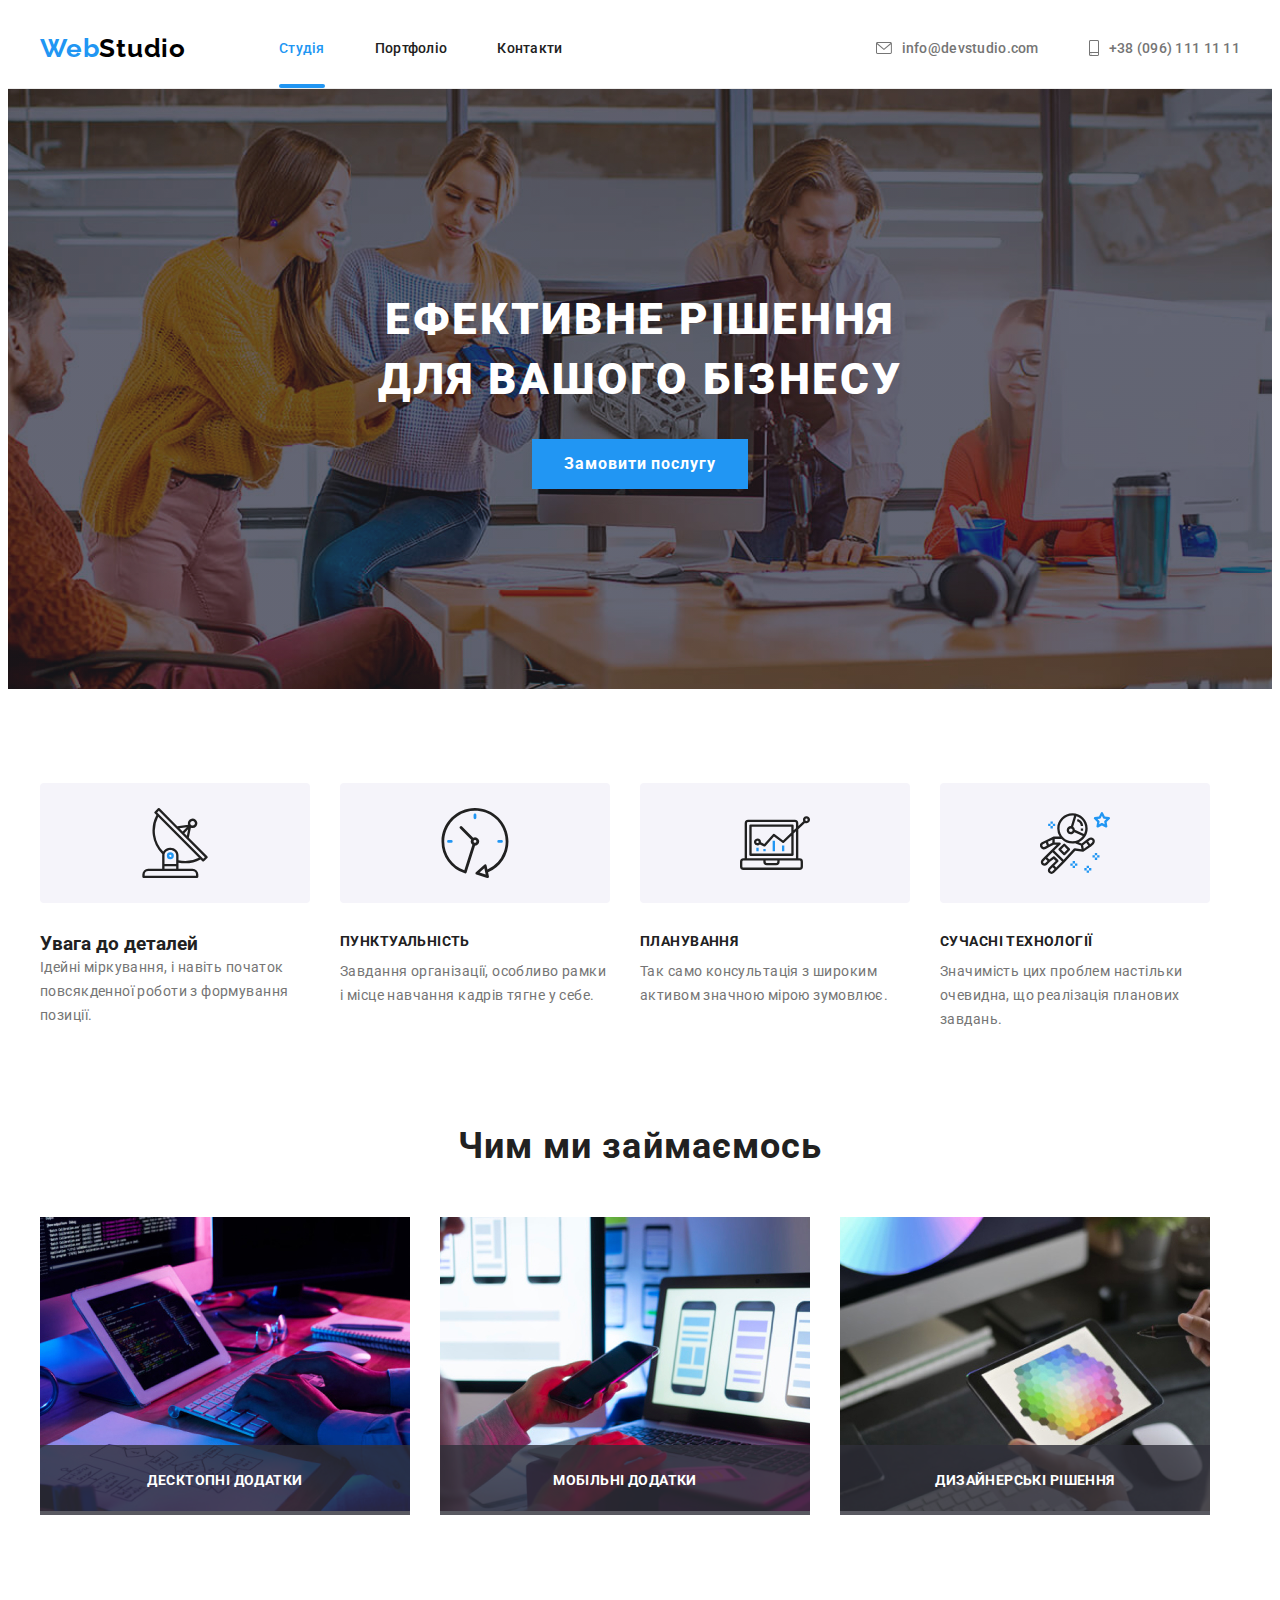
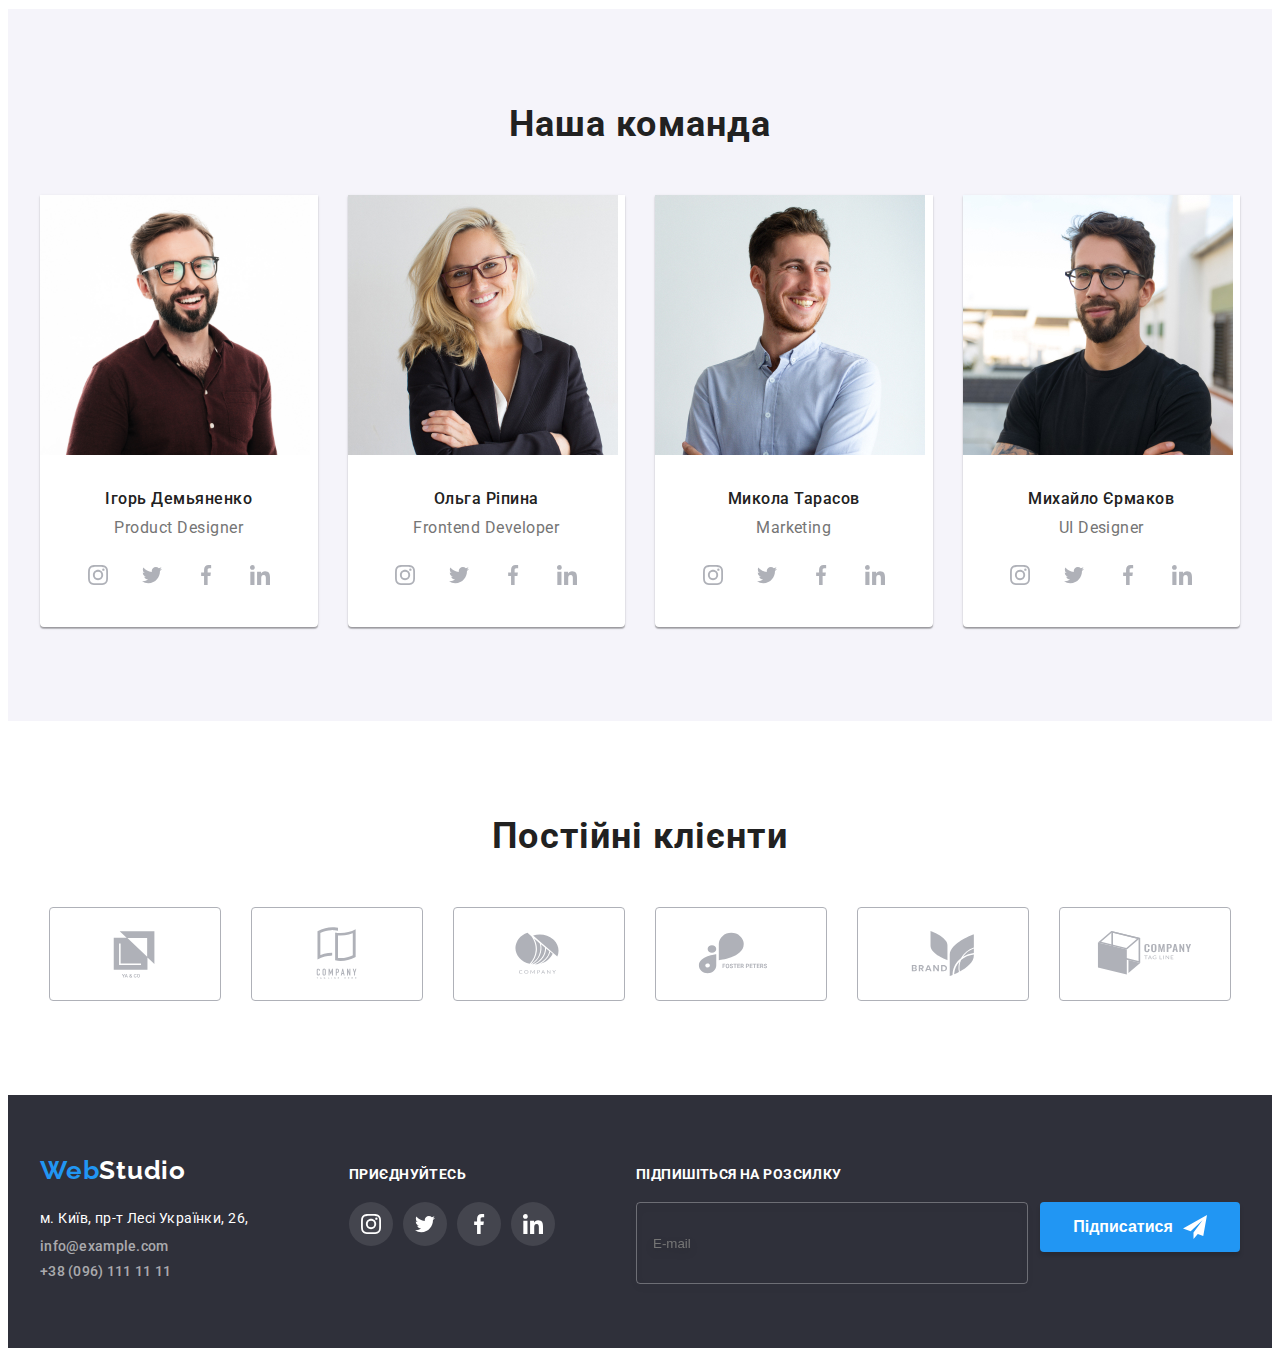
<file: index.html>
<!DOCTYPE html>
<html lang="uk">
  <head>
    <meta charset="UTF-8" />
    <meta http-equiv="X-UA-Compatible" content="IE=edge" />
    <meta name="viewport" content="width=device-width, initial-scale=1.0" />
    <title>WebStudio</title>
    <!--Fonts start-->
    <link rel="preconnect" href="https://fonts.googleapis.com" />
    <link rel="preconnect" href="https://fonts.gstatic.com" crossorigin />
    <link
      href="https://fonts.googleapis.com/css2?family=Montserrat&family=Raleway:wght@700&family=Roboto:wght@400;500;700;900&display=swap"
      rel="stylesheet"
    />
    <!--Fonts end-->
    <!--Normalize start-->
    <link
      rel="stylesheet"
      href="https://cdnjs.cloudflare.com/ajax/libs/modern-normalize/1.1.0/modern-normalize.min.css"
      integrity="sha512-wpPYUAdjBVSE4KJnH1VR1HeZfpl1ub8YT/NKx4PuQ5NmX2tKuGu6U/JRp5y+Y8XG2tV+wKQpNHVUX03MfMFn9Q=="
      crossorigin="anonymous"
      referrerpolicy="no-referrer"
    />
    <!--Normalize end-->
    <!--Custom styles start-->
    <link rel="stylesheet" href="./css/main.min.css" />
   
    <!--Custom styles end-->
  </head>
  <body data-page>
    <!-- Header section -->
    <header class="header">
      <div class="container header-container">
        <a class="logo link"> Web<span class="studio-header">Studio</span> </a>

        <nav class="header-nav">
          <ul class="header-nav-list list">
            <li class="header-item">
              <a
                class="header-link header-link-current link"
                href="./index.html"
                >Студія</a
              >
            </li>
            <li class="header-item">
              <a class="header-link link" href="./portfolio.html">Портфоліо</a>
            </li>
            <li class="header-item">
              <a class="header-link link" href="">Контакти</a>
            </li>
          </ul>
        </nav>
        <ul class="header-contact list">
          <li class="header-contact-list">
            <a class="header-mail link" href="mailto:info@devstudio.com">
              <svg class="icon-nav-mail icon-nav" width="16" height="12">
                <use href="./images/icons.svg#envelope"></use>
              </svg>
              info@devstudio.com
            </a>
          </li>
          <li class="header-contact-list">
            <a class="header-phone link" href="tel:+380961111111">
              <svg class="icon-nav-phon icon-nav" width="10" height="16">
                <use href="./images/icons.svg#smartphone"></use>
              </svg>
              +38 (096) 111 11 11
            </a>
          </li>
        </ul>
      </div>
    </header>
    <!-- Main section -->
    <main>
      <!-- Hero section -->
      <section class="hero__section section">
        <div class="container hero__container">
          <h1 class="main-title">
            Ефективне&nbsp;рішення для&nbsp;вашого бізнесу
          </h1>

          <button class="hero__button" data-modal-open type="button">
            Замовити послугу
          </button>
        </div>
      </section>
      <!-- Specialty section -->
      <section class="specialty section">
        <div class="container">
          <h2 class="specialty specialty__titel" hidden>Характеристики</h2>
          <ul class="specialty__list list">
            <li class="specialty__items">
              <div class="specialty__box">
                <svg class="specialt__icon" width="70" height="70">
                  <use href="./images/icons.svg#antenna"></use>
                </svg>
              </div>
              <h3 class="speciality-item">Увага до деталей</h3>
              <p class="specialty__desc">
                Ідейні міркування, і навіть початок повсякденної роботи з
                формування позиції.
              </p>
            </li>
            <li class="specialty__items">
              <div class="specialty__box">
                <svg class="specialty__icon" width="70" height="70">
                  <use href="./images/icons.svg#clock"></use>
                </svg>
              </div>
              <h3 class="speciality__item">Пунктуальність</h3>
              <p class="specialty__desc">
                Завдання організації, особливо рамки і місце навчання кадрів
                тягне у себе.
              </p>
            </li>
            <li class="specialty__items">
              <div class="specialty__box">
                <svg class="specialty__icon" width="70" height="70">
                  <use href="./images/icons.svg#diagram"></use>
                </svg>
              </div>
              <h3 class="speciality__item">Планування</h3>
              <p class="specialty__desc">
                Так само консультація з широким активом значною мірою зумовлює.
              </p>
            </li>
            <li class="specialty__items">
              <div class="specialty__box">
                <svg class="specialty__icon" width="70" height="70">
                  <use href="./images/icons.svg#astronaut"></use>
                </svg>
              </div>
              <h3 class="speciality__item">Сучасні технології</h3>
              <p class="specialty__desc">
                Значимість цих проблем настільки очевидна, що реалізація
                планових завдань.
              </p>
            </li>
          </ul>
        </div>
      </section>
      <!-- work cards section -->
      <section class="workcards section">
        <div class="container">
          <h2 class="cards-titel">Чим ми займаємось</h2>

          <ul class="workcards__list list">
            <li class="workcards__item">
              <img
                class="workcards__image"
                src="./images/work1.jpg"
                alt="робота за ПК"
                width="370"
                height="294"
              />
              <div class="work-overlay">
                <p class="work-overlay-text">Десктопні додатки</p>
              </div>
            </li>
            <li class="workcards__item">
              <img
                class="workcards__image"
                src="./images/work2.jpg"
                alt="робота за ПК"
                width="370"
                height="294"
              />
              <div class="work-overlay">
                <p class="work-overlay-text">Мобільні додатки</p>
              </div>
            </li>
            <li class="workcards__item">
              <img
                class="workcards__image"
                src="./images/work3.jpg"
                alt="робота за ПК"
                width="370"
                height="294"
              />
              <div class="work-overlay">
                <p class="work-overlay-text">Дизайнерські рішення</p>
              </div>
            </li>
          </ul>
        </div>
      </section>

      <!-- Our team section-->
      <section class="team-card section">
        <div class="container">
          <h2 class="cards-titel">Наша команда</h2>
          <ul class="team-card-list list">
            <li class="team-card-item">
              <img
                class="team-card-image"
                src="./images/team1.jpg"
                alt="Ігорь Демьяненко"
                width="270"
                height="260"
              />
              <div class="team-wrapper">
                <h3 class="team-name">Ігорь Демьяненко</h3>
                <p class="team-card-description">Product Designer</p>
                <ul class="socials list">
                  <li class="socials-items">
                    <a
                      class="socials-link link"
                      href=""
                      target="_blank"
                      rel="noopener noreferrer"
                      aria-label="instagram"
                    >
                      <svg class="socials-icon" width="20" height="20">
                        <use href="./images/icons.svg#instagram"></use>
                      </svg>
                    </a>
                  </li>
                  <li class="socials-items">
                    <a
                      class="socials-link link"
                      href=""
                      target="_blank"
                      rel="noopener noreferrer"
                      aria-label="twitter"
                    >
                      <svg class="socials-icon" width="20" height="20">
                        <use href="./images/icons.svg#twitter"></use>
                      </svg>
                    </a>
                  </li>
                  <li class="socials-items">
                    <a
                      class="socials-link link"
                      href=""
                      target="_blank"
                      rel="noopener noreferrer"
                      aria-label="facebook"
                    >
                      <svg class="socials-icon" width="20" height="20">
                        <use href="./images/icons.svg#facebook"></use>
                      </svg>
                    </a>
                  </li>
                  <li class="socials-items">
                    <a
                      class="socials-link link"
                      href=""
                      target="_blank"
                      rel="noopener noreferrer"
                      aria-label="linkedin"
                    >
                      <svg class="socials-icon" width="20" height="20">
                        <use href="./images/icons.svg#linkedin"></use>
                      </svg>
                    </a>
                  </li>
                </ul>
              </div>
            </li>
            <li class="team-card-item">
              <img
                class="team-card-image"
                src="./images/team2.jpg"
                alt="Ольга Ріпина"
                width="270"
                height="260"
              />
              <div class="team-wrapper">
                <h3 class="team-name">Ольга Ріпина</h3>
                <p class="team-card-description">Frontend Developer</p>
                <ul class="socials list">
                  <li class="socials-items">
                    <a
                      class="socials-link link"
                      href=""
                      target="_blank"
                      rel="noopener noreferrer"
                      aria-label="instagram"
                    >
                      <svg class="socials-icon" width="20" height="20">
                        <use href="./images/icons.svg#instagram"></use>
                      </svg>
                    </a>
                  </li>
                  <li class="socials-items">
                    <a
                      class="socials-link link"
                      href=""
                      target="_blank"
                      rel="noopener noreferrer"
                      aria-label="twitter"
                    >
                      <svg class="socials-icon" width="20" height="20">
                        <use href="./images/icons.svg#twitter"></use>
                      </svg>
                    </a>
                  </li>
                  <li class="socials-items">
                    <a
                      class="socials-link link"
                      href=""
                      target="_blank"
                      rel="noopener noreferrer"
                      aria-label="facebook"
                    >
                      <svg class="socials-icon" width="20" height="20">
                        <use href="./images/icons.svg#facebook"></use>
                      </svg>
                    </a>
                  </li>
                  <li class="socials-items">
                    <a
                      class="socials-link link"
                      href=""
                      target="_blank"
                      rel="noopener noreferrer"
                      aria-label="linkedin"
                    >
                      <svg class="socials-icon" width="20" height="20">
                        <use href="./images/icons.svg#linkedin"></use>
                      </svg>
                    </a>
                  </li>
                </ul>
              </div>
            </li>
            <li class="team-card-item">
              <img
                class="team-card-image"
                src="./images/team3.jpg"
                alt="Микола Тарасов"
                width="270"
                height="260"
              />
              <div class="team-wrapper">
                <h3 class="team-name">Микола Тарасов</h3>
                <p class="team-card-description">Marketing</p>
                <ul class="socials list">
                  <li class="socials-items">
                    <a
                      class="socials-link link"
                      href=""
                      target="_blank"
                      rel="noopener noreferrer"
                      aria-label="instagram"
                    >
                      <svg class="socials-icon" width="20" height="20">
                        <use href="./images/icons.svg#instagram"></use>
                      </svg>
                    </a>
                  </li>
                  <li class="socials-items">
                    <a
                      class="socials-link link"
                      href=""
                      target="_blank"
                      rel="noopener noreferrer"
                      aria-label="twitter"
                    >
                      <svg class="socials-icon" width="20" height="20">
                        <use href="./images/icons.svg#twitter"></use>
                      </svg>
                    </a>
                  </li>
                  <li class="socials-items">
                    <a
                      class="socials-link link"
                      href=""
                      target="_blank"
                      rel="noopener noreferrer"
                      aria-label="facebook"
                    >
                      <svg class="socials-icon" width="20" height="20">
                        <use href="./images/icons.svg#facebook"></use>
                      </svg>
                    </a>
                  </li>
                  <li class="socials-items">
                    <a
                      class="socials-link link"
                      href=""
                      target="_blank"
                      rel="noopener noreferrer"
                      aria-label="linkedin"
                    >
                      <svg class="socials-icon" width="20" height="20">
                        <use href="./images/icons.svg#linkedin"></use>
                      </svg>
                    </a>
                  </li>
                </ul>
              </div>
            </li>
            <li class="team-card-item">
              <img
                class="team-card-image"
                src="./images/team4.jpg"
                alt="Михайло Єрмаков"
                width="270"
                height="260"
              />
              <div class="team-wrapper">
                <h3 class="team-name">Михайло Єрмаков</h3>
                <p class="team-card-description">UI Designer</p>
                <ul class="socials list">
                  <li class="socials-items">
                    <a
                      class="socials-link link"
                      href=""
                      target="_blank"
                      rel="noopener noreferrer"
                      aria-label="instagram"
                    >
                      <svg class="socials-icon" width="20" height="20">
                        <use href="./images/icons.svg#instagram"></use>
                      </svg>
                    </a>
                  </li>
                  <li class="socials-items">
                    <a
                      class="socials-link link"
                      href=""
                      target="_blank"
                      rel="noopener noreferrer"
                      aria-label="twitter"
                    >
                      <svg class="socials-icon" width="20" height="20">
                        <use href="./images/icons.svg#twitter"></use>
                      </svg>
                    </a>
                  </li>
                  <li class="socials-items">
                    <a
                      class="socials-link link"
                      href=""
                      target="_blank"
                      rel="noopener noreferrer"
                      aria-label="facebook"
                    >
                      <svg class="socials-icon" width="20" height="20">
                        <use href="./images/icons.svg#facebook"></use>
                      </svg>
                    </a>
                  </li>
                  <li class="socials-items">
                    <a
                      class="socials-link link"
                      href=""
                      target="_blank"
                      rel="noopener noreferrer"
                      aria-label="linkedin"
                    >
                      <svg class="socials-icon" width="20" height="20">
                        <use href="./images/icons.svg#linkedin"></use>
                      </svg>
                    </a>
                  </li>
                </ul>
              </div>
            </li>
          </ul>
        </div>
      </section>
      <!--main clients-->
      <section class="client-section section">
        <div class="container">
          <h2 class="client-titel cards-titel">Постійні клієнти</h2>
          <ul class="client list">
            <li class="client-items">
              <a
                class="client-link link"
                href=""
                target="_blank"
                rel="noopener noreferrer"
                aria-label="company"
              >
                <svg class="client-icon" width="106" height="60">
                  <use href="./images/icons.svg#Logo1"></use>
                </svg>
              </a>
            </li>
            <li class="client-items">
              <a
                class="client-link link"
                href=""
                target="_blank"
                rel="noopener noreferrer"
                aria-label="company"
              >
                <svg class="client-icon" width="106" height="60">
                  <use href="./images/icons.svg#Logo2"></use>
                </svg>
              </a>
            </li>
            <li class="client-items">
              <a
                class="client-link link"
                href=""
                target="_blank"
                rel="noopener noreferrer"
                aria-label="company"
              >
                <svg class="client-icon" width="106" height="60">
                  <use href="./images/icons.svg#Logo3"></use>
                </svg>
              </a>
            </li>
            <li class="client-items">
              <a
                class="client-link link"
                href=""
                target="_blank"
                rel="noopener noreferrer"
                aria-label="company"
              >
                <svg class="client-icon" width="106" height="60">
                  <use href="./images/icons.svg#Logo4"></use>
                </svg>
              </a>
            </li>
            <li class="client-items">
              <a
                class="client-link link"
                href=""
                target="_blank"
                rel="noopener noreferrer"
                aria-label="company"
              >
                <svg class="client-icon" width="106" height="60">
                  <use href="./images/icons.svg#Logo5"></use>
                </svg>
              </a>
            </li>
            <li class="client-items">
              <a
                class="client-link link"
                href=""
                target="_blank"
                rel="noopener noreferrer"
                aria-label="company"
              >
                <svg class="client-icon" width="106" height="60">
                  <use href="./images/icons.svg#Logo6"></use>
                </svg>
              </a>
            </li>
          </ul>
        </div>
      </section>
    </main>
    <!--footer section-->
    <footer class="footer">
      <div class="container footer-conteiner">
        <div class="footer-conteiner1">
          <a class="logo link logo-footer">
            Web<span class="studio-footer">Studio</span>
          </a>
          <address class="footer-address">
            м. Київ, пр-т Лесі Українки, 26,
          </address>

          <ul class="footer-contact list">
            <li class="footer-contact-list">
              <a class="footer-mail link" href="mailto:info@example.com"
                >info@example.com</a
              >
            </li>
            <li class="footer-contact-list">
              <a class="footer-phone link" href="tel:+380961111111"
                >+38 (096) 111 11 11</a
              >
            </li>
          </ul>
        </div>
        <div class="footer-wraper">
          <h2 class="footer-socials-titel">приєднуйтесь</h2>
          <ul class="footer-socials list">
            <li class="footer-socials-items">
              <a
                class="footer-socials-link link"
                href=""
                target="_blank"
                rel="noopener noreferrer"
                aria-label="instagram"
              >
                <svg class="socials-icon" width="20" height="20">
                  <use href="./images/icons.svg#instagram"></use>
                </svg>
              </a>
            </li>
            <li class="footer-socials-items">
              <a
                class="footer-socials-link link"
                href=""
                target="_blank"
                rel="noopener noreferrer"
                aria-label="twitter"
              >
                <svg class="footer-socials-icon" width="20" height="20">
                  <use href="./images/icons.svg#twitter"></use>
                </svg>
              </a>
            </li>
            <li class="footer-socials-items">
              <a
                class="footer-socials-link link"
                href=""
                target="_blank"
                rel="noopener noreferrer"
                aria-label="facebook"
              >
                <svg class="footer-socials-icon" width="20" height="20">
                  <use href="./images/icons.svg#facebook"></use>
                </svg>
              </a>
            </li>
            <li class="footer-socials-items">
              <a
                class="footer-socials-link link"
                href=""
                target="_blank"
                rel="noopener noreferrer"
                aria-label="linkedin"
              >
                <svg class="footer-socials-icon" width="20" height="20">
                  <use href="./images/icons.svg#linkedin"></use>
                </svg>
              </a>
            </li>
          </ul>
        </div>
        <div class="footer-conteiner2">
          <h2 class="footer-socials-titel">Підпишіться на розсилку</h2>
          <form class="footer-form" name="modal-form" autocomplete="off">
            <label class="footer-form-label">
              <input
                class="footer-form-input"
                type="email"
                name="user-email-sub"
                placeholder="E-mail"
              />
            </label>
            
            <button class="modal-form-btn" type="submit">Підписатися    <svg class="form-icon-foter" width="18" height="18">
              <use href="./images/icons.svg#icon-send"></use>
            </svg>
        </button>
        
          </form>
        </div>
      </div>
    </footer>
    <div class="backdrop is-hidden" data-modal>
      <div class="modal">
        <button class="modal-btn" data-modal-close>
          <svg class="modal-btn-icon" width="18" height="18">
            <use href="./images/icons.svg#close"></use>
          </svg>
        </button>

        <form class="form" name="modal-form" autocomplete="off">
          <strong class="form-titel">
            Залиште свої дані, ми вам передзвонимо</strong
          >
          <div class="register-form-gtoup">
            <label class="modal-form-group">
              <span class="modal-form-label">Ім'я</span>
              <input
                class="modal-form-input"
                type="text"
                name="user-name"
                placeholder=""
                minlength="3"
              />
              <svg class="form-icon" width="18" height="18">
                <use href="./images/icons.svg#person"></use>
              </svg>
            </label>
            <label class="modal-form-group">
              <span class="modal-form-label">Телефон</span>
              <input
                class="modal-form-input"
                type="tel"
                name="user-phone"
                placeholder=""
                maxlength="12"
              />
              <svg class="form-icon" width="18" height="18">
                <use href="./images/icons.svg#modal-phone"></use>
              </svg>
            </label>
            <label class="modal-form-group">
              <span class="modal-form-label">Пошта</span>
              <input
                class="modal-form-input"
                type="email"
                name="user-mail"
                placeholder=""
              />
              <svg class="form-icon" width="18" height="18">
                <use href="./images/icons.svg#modal-mail"></use>
              </svg>
            </label>

            <label class="modal-form-group">
              <span class="modal-form-label">Коментар</span>
              <textarea
                class="modal-form-input coment"
                rows="5"
                name="user-coment"
                placeholder="Введіть текст"
              ></textarea>
            </label>
          </div>
          <label class="register-form-agree">

            <input
              class="register-checkbox visualy-hidden"
              type="checkbox"
              name="user-agree"
              value="pravacy-policy"
            />
            <svg class="register-icon" width="16" height="15">
              <use class="register-icon-check" href="./images/icons.svg#icon-check"></use>
              <use class="register-icon-uncheck" href="./images/icons.svg#icon-uncheck"></use>
            </svg>
            <span class="modal-form-label">Погоджуюся з розсилкою та приймаю
              <a class="user-agree" href="">Умови договору</a></span
            >
          </label>
          <button class="modal-form-btn" type="submit">Відправити</button>
        </form>
      </div>
    </div>

    <script src="./js/modal.js"></script>
  </body>
</html>
</file>
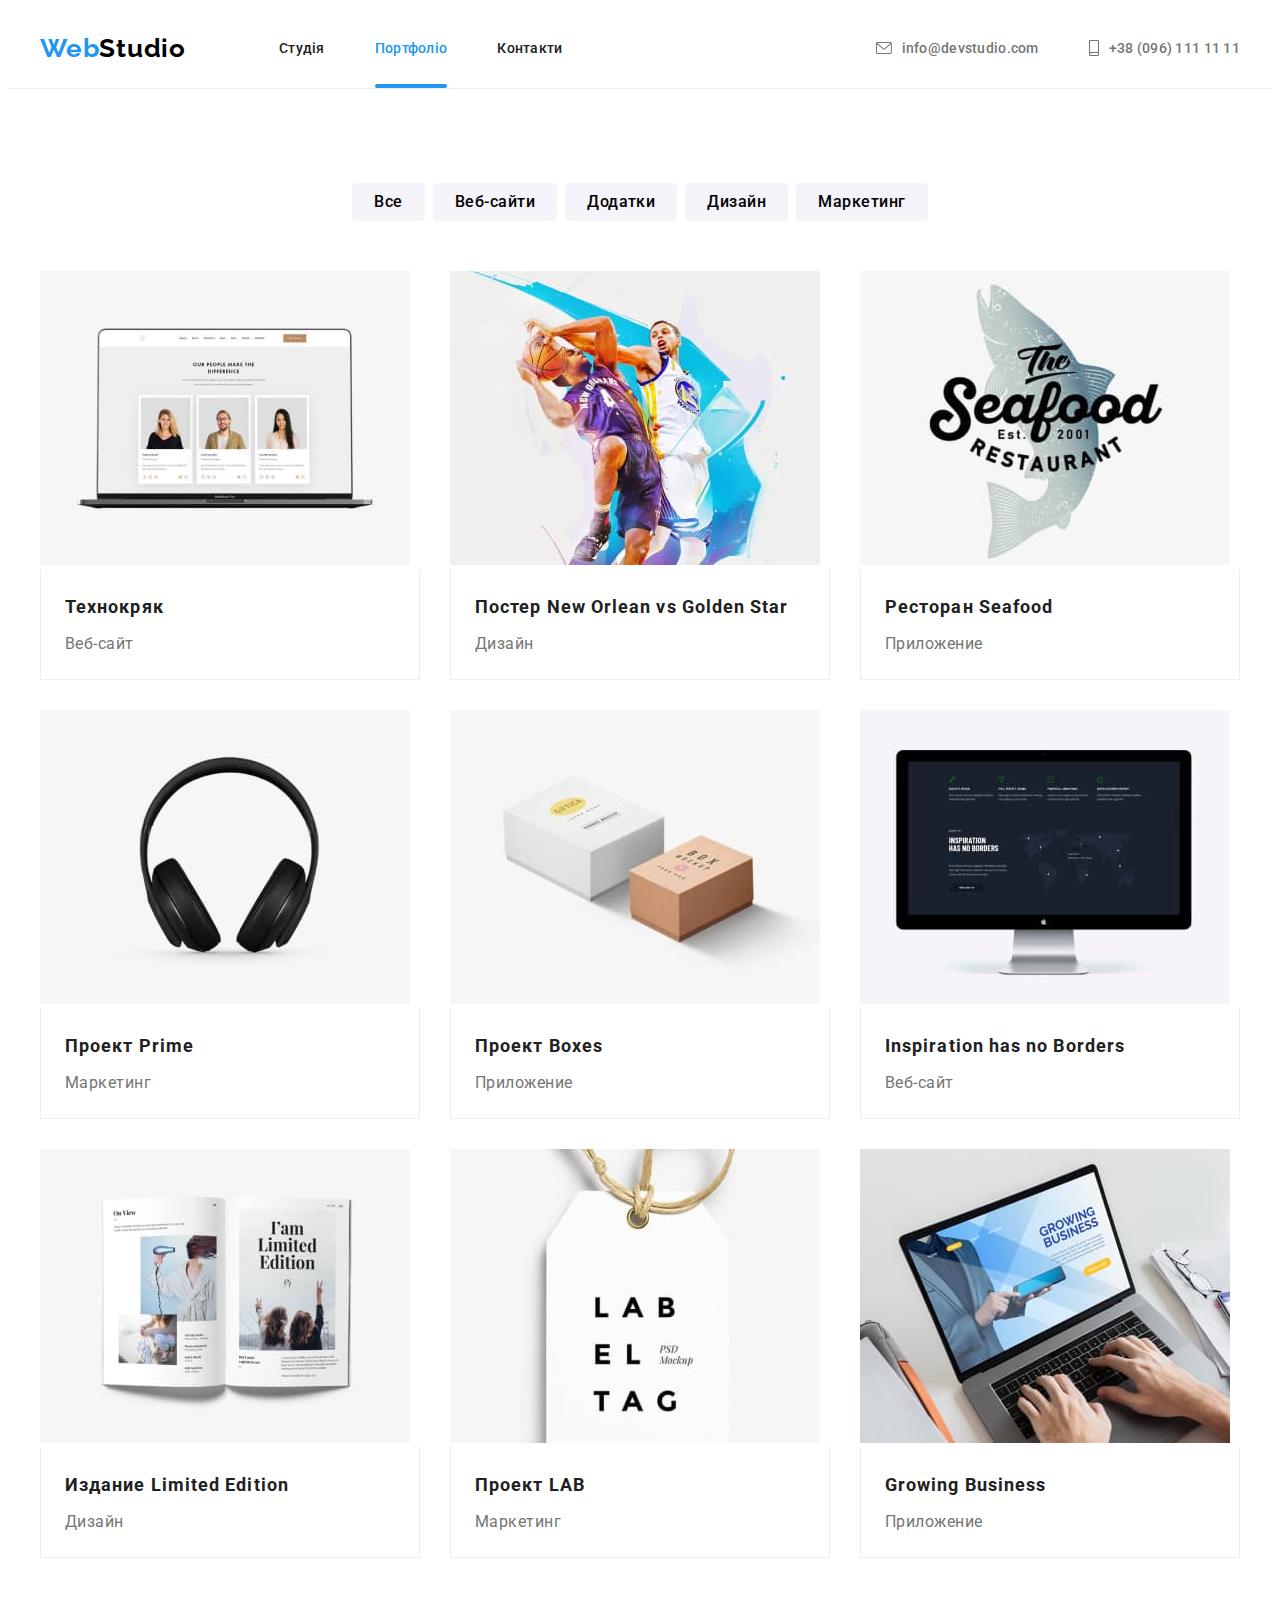
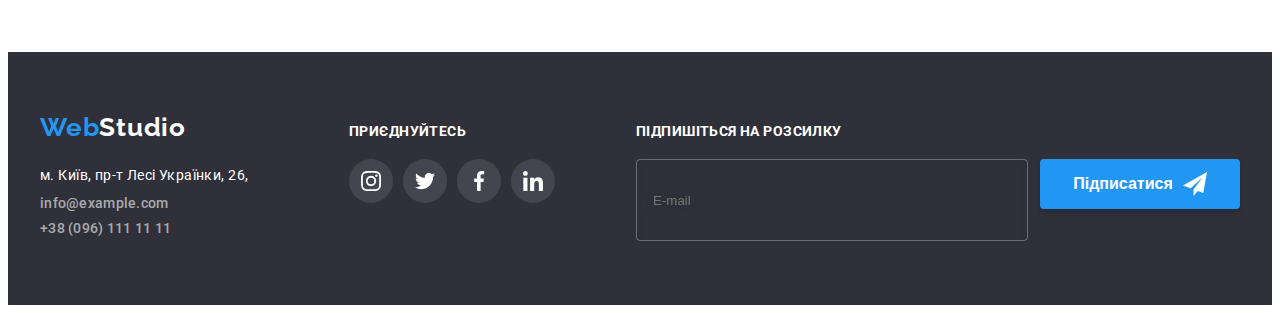
<file: portfolio.html>
<!DOCTYPE html>
<html lang="uk">
  <head>
    <meta charset="UTF-8" />
    <meta http-equiv="X-UA-Compatible" content="IE=edge" />
    <meta name="viewport" content="width=device-width, initial-scale=1.0" />
    <title>portfolio</title>
    <!--Fonts start-->
    <link rel="preconnect" href="https://fonts.googleapis.com" />
    <link rel="preconnect" href="https://fonts.gstatic.com" crossorigin />
    <link
      href="https://fonts.googleapis.com/css2?family=Montserrat&family=Raleway:wght@700&family=Roboto:wght@400;500;700;900&display=swap"
      rel="stylesheet"
    />
    <!--Fonts end-->
    <!--Normalize start-->
    <link
      rel="stylesheet"
      href="https://cdnjs.cloudflare.com/ajax/libs/modern-normalize/1.1.0/modern-normalize.min.css"
      integrity="sha512-wpPYUAdjBVSE4KJnH1VR1HeZfpl1ub8YT/NKx4PuQ5NmX2tKuGu6U/JRp5y+Y8XG2tV+wKQpNHVUX03MfMFn9Q=="
      crossorigin="anonymous"
      referrerpolicy="no-referrer"
    />
    <!--Normalize end-->
    <!--Custom styles start-->
    <link rel="stylesheet" href="./css/main.min.css" />
   
    <!--Custom styles end-->
  </head>
  <body>
    <!-- Header section -->
    <header class="header">
      <div class="container header-container">
        <a class="logo link"> Web<span class="studio-header">Studio</span> </a>
        <nav class="header-nav">
          <ul class="header-nav-list list">
            <li class="header-item">
              <a class="header-link link" href="./index.html">Студія</a>
            </li>
            <li class="header-item">
              <a
                class="header-link header-link-current link"
                href="./portfolio.html"
                >Портфоліо</a
              >
            </li>
            <li class="header-item">
              <a class="header-link link" href="">Контакти</a>
            </li>
          </ul>
        </nav>
        <ul class="header-contact list">
          <li class="header-contact-list">
            <a class="header-mail link" href="mailto:info@devstudio.com">
              <svg class="icon-nav-mail icon-nav" width="16" height="12">
                <use href="./images/icons.svg#envelope"></use>
              </svg>
              info@devstudio.com</a
            >
          </li>
          <li class="header-contact-list">
            <a class="header-phone link" href="tel:+380961111111">
              <svg class="icon-nav-phon icon-nav" width="10" height="16">
                <use href="./images/icons.svg#smartphone"></use>
              </svg>
              +38 (096) 111 11 11
            </a>
          </li>
        </ul>
      </div>
    </header>
    <!-- Main section -->
    <main>
      <section class="gallery section">
        <div class="container">
          <!--portfolio nav sectio-->

          <ul class="button-list list">
            <li>
              <button class="portfolio-nav-button button" type="button">
                Все
              </button>
            </li>
            <li>
              <button class="portfolio-nav-button button" type="button">
                Веб-сайти
              </button>
            </li>
            <li>
              <button class="portfolio-nav-button button" type="button">
                Додатки
              </button>
            </li>
            <li>
              <button class="portfolio-nav-button button" type="button">
                Дизайн
              </button>
            </li>
            <li>
              <button class="portfolio-nav-button button" type="button">
                Маркетинг
              </button>
            </li>
          </ul>

          <!--gallery section-->

          <ul class="gallery-list list">
            <li class="gallery-list-item">
              <div class="gallery-list-overley">
                <a class="gallery-link link" href="">
                  <img
                    class="gallery-card-image"
                    src="./images/portfolio/img1.jpg"
                    alt="laptop"
                    width="370"
                    height="294"
                  />
                  <div class="overley">
                    <p class="overley-text">
                      Ресурс пропонує комплексні пропозиції з різним рівнем
                      функціоналу та сервісів. Все це дозволить відвідувачу
                      отримати вичерпні відомості про компанію чи приватну
                      особу.
                    </p>
                  </div>
                </a>
              </div>
              <div class="wrapper">
                <h2 class="card-title">Технокряк</h2>
                <p class="gallery-desc">Веб-сайт</p>
              </div>
            </li>
            <li class="gallery-list-item">
              <div class="gallery-list-overley">
                <a class="gallery-link link" href="">
                  <img
                    class="gallery-card-image"
                    src="./images/portfolio/img2.jpg"
                    alt="basketball players"
                    width="370"
                    height="294"
                  />
                  <div class="overley">
                    <p class="overley-text">
                      Ресурс пропонує комплексні пропозиції з різним рівнем
                      функціоналу та сервісів. Все це дозволить відвідувачу
                      отримати вичерпні відомості про компанію чи приватну
                      особу.
                    </p>
                  </div>
                </a>
              </div>
              <div class="wrapper">
                <h2 class="card-title">Постер New Orlean vs Golden Star</h2>
                <p class="gallery-desc">Дизайн</p>
              </div>
            </li>
            <li class="gallery-list-item">
              <div class="gallery-list-overley">
                <a class="gallery-link link" href="">
                  <img
                    class="gallery-card-image"
                    src="./images/portfolio/img3.jpg"
                    alt="seafood"
                    width="370"
                    height="294"
                  />
                  <div class="overley">
                    <p class="overley-text">
                      Ресурс пропонує комплексні пропозиції з різним рівнем
                      функціоналу та сервісів. Все це дозволить відвідувачу
                      отримати вичерпні відомості про компанію чи приватну
                      особу.
                    </p>
                  </div>
                </a>
              </div>
              <div class="wrapper">
                <h2 class="card-title">Ресторан Seafood</h2>
                <p class="gallery-desc">Приложение</p>
              </div>
            </li>
            <li class="gallery-list-item">
              <div class="gallery-list-overley">
                <a class="gallery-link link" href="">
                  <img
                    class="gallery-card-image"
                    src="./images/portfolio/img4.jpg"
                    alt="headphone"
                    width="370"
                    height="294"
                  />
                  <div class="overley">
                    <p class="overley-text">
                      Ресурс пропонує комплексні пропозиції з різним рівнем
                      функціоналу та сервісів. Все це дозволить відвідувачу
                      отримати вичерпні відомості про компанію чи приватну
                      особу.
                    </p>
                  </div>
                </a>
              </div>
              <div class="wrapper">
                <h2 class="card-title">Проект Prime</h2>
                <p class="gallery-desc">Маркетинг</p>
              </div>
            </li>
            <li class="gallery-list-item">
              <div class="gallery-list-overley">
                <a class="gallery-link link" href="">
                  <img
                    class="gallery-card-image"
                    src="./images/portfolio/img5.jpg"
                    alt="two boxes"
                    width="370"
                    height="294"
                  />
                  <div class="overley">
                    <p class="overley-text">
                      Ресурс пропонує комплексні пропозиції з різним рівнем
                      функціоналу та сервісів. Все це дозволить відвідувачу
                      отримати вичерпні відомості про компанію чи приватну
                      особу.
                    </p>
                  </div>
                </a>
              </div>
              <div class="wrapper">
                <h2 class="card-title">Проект Boxes</h2>
                <p class="gallery-desc">Приложение</p>
              </div>
            </li>
            <li class="gallery-list-item">
              <div class="gallery-list-overley">
                <a class="gallery-link link" href="">
                  <img
                    class="gallery-card-image"
                    src="./images/portfolio/img6.jpg"
                    alt="monitor"
                    width="370"
                    height="294"
                  />
                  <div class="overley">
                    <p class="overley-text">
                      Ресурс пропонує комплексні пропозиції з різним рівнем
                      функціоналу та сервісів. Все це дозволить відвідувачу
                      отримати вичерпні відомості про компанію чи приватну
                      особу.
                    </p>
                  </div>
                </a>
              </div>
              <div class="wrapper">
                <h2 class="card-title">Inspiration has no Borders</h2>
                <p class="gallery-desc">Веб-сайт</p>
              </div>
            </li>
            <li class="gallery-list-item">
              <div class="gallery-list-overley">
                <a class="gallery-link link" href="">
                  <img
                    class="gallery-card-image"
                    src="./images/portfolio/img7.jpg"
                    alt="magazine"
                    width="370"
                    height="294"
                  />
                  <div class="overley">
                    <p class="overley-text">
                      Ресурс пропонує комплексні пропозиції з різним рівнем
                      функціоналу та сервісів. Все це дозволить відвідувачу
                      отримати вичерпні відомості про компанію чи приватну
                      особу.
                    </p>
                  </div>
                </a>
              </div>
              <div class="wrapper">
                <h2 class="card-title">Издание Limited Edition</h2>
                <p class="gallery-desc">Дизайн</p>
              </div>
            </li>
            <li class="gallery-list-item">
              <div class="gallery-list-overley">
                <a class="gallery-link link" href="">
                  <img
                    class="gallery-card-image"
                    src="./images/portfolio/img8.jpg"
                    alt="Lab el tag"
                    width="370"
                    height="294"
                  />
                  <div class="overley">
                    <p class="overley-text">
                      Ресурс пропонує комплексні пропозиції з різним рівнем
                      функціоналу та сервісів. Все це дозволить відвідувачу
                      отримати вичерпні відомості про компанію чи приватну
                      особу.
                    </p>
                  </div>
                </a>
              </div>
              <div class="wrapper">
                <h2 class="card-title">Проект LAB</h2>
                <p class="gallery-desc">Маркетинг</p>
              </div>
            </li>
            <li class="gallery-list-item">
              <div class="gallery-list-overley">
                <a class="gallery-link link" href="">
                  <img
                    class="gallery-card-image"
                    src="./images/portfolio/img9.jpg"
                    alt="laptop and hands"
                    width="370"
                    height="294"
                  />

                  <div class="overley">
                    <p class="overley-text">
                      Ресурс пропонує комплексні пропозиції з різним рівнем
                      функціоналу та сервісів. Все це дозволить відвідувачу
                      отримати вичерпні відомості про компанію чи приватну
                      особу.
                    </p>
                  </div>
                </a>
              </div>
              <div class="wrapper">
                <h2 class="card-title">Growing Business</h2>
                <p class="gallery-desc">Приложение</p>
              </div>
            </li>
          </ul>
        </div>
      </section>
    </main>
    <!--footer section-->
    <footer class="footer">
      <div class="container footer-conteiner">
        <div class="footer-conteiner1">
          <a class="logo link logo-footer">
            Web<span class="studio-footer">Studio</span>
          </a>
          <address class="footer-address">
            м. Київ, пр-т Лесі Українки, 26,
          </address>

          <ul class="footer-contact list">
            <li class="footer-contact-list">
              <a class="footer-mail link" href="mailto:info@example.com"
                >info@example.com</a
              >
            </li>
            <li class="footer-contact-list">
              <a class="footer-phone link" href="tel:+380961111111"
                >+38 (096) 111 11 11</a
              >
            </li>
          </ul>
        </div>
        <div class="footer-wraper">
          <h2 class="footer-socials-titel">приєднуйтесь</h2>
          <ul class="footer-socials list">
            <li class="footer-socials-items">
              <a
                class="footer-socials-link link"
                href=""
                target="_blank"
                rel="noopener noreferrer"
                aria-label="instagram"
              >
                <svg class="socials-icon" width="20" height="20">
                  <use href="./images/icons.svg#instagram"></use>
                </svg>
              </a>
            </li>
            <li class="footer-socials-items">
              <a
                class="footer-socials-link link"
                href=""
                target="_blank"
                rel="noopener noreferrer"
                aria-label="twitter"
              >
                <svg class="footer-socials-icon" width="20" height="20">
                  <use href="./images/icons.svg#twitter"></use>
                </svg>
              </a>
            </li>
            <li class="footer-socials-items">
              <a
                class="footer-socials-link link"
                href=""
                target="_blank"
                rel="noopener noreferrer"
                aria-label="facebook"
              >
                <svg class="footer-socials-icon" width="20" height="20">
                  <use href="./images/icons.svg#facebook"></use>
                </svg>
              </a>
            </li>
            <li class="footer-socials-items">
              <a
                class="footer-socials-link link"
                href=""
                target="_blank"
                rel="noopener noreferrer"
                aria-label="linkedin"
              >
                <svg class="footer-socials-icon" width="20" height="20">
                  <use href="./images/icons.svg#linkedin"></use>
                </svg>
              </a>
            </li>
          </ul>
        </div>
        <div class="footer-conteiner2">
          <h2 class="footer-socials-titel">Підпишіться на розсилку</h2>
          <form class="footer-form" name="modal-form" autocomplete="off">
            <label class="footer-form-label">
              <input
                class="footer-form-input"
                type="email"
                name="user-email-sub"
                placeholder="E-mail"
              />
            </label>

            <button class="modal-form-btn" type="submit">
              Підписатися
              <svg class="form-icon-foter" width="18" height="18">
                <use href="./images/icons.svg#icon-send"></use>
              </svg>
            </button>
          </form>
        </div>
      </div>
    </footer>
  </body>
</html>
</file>
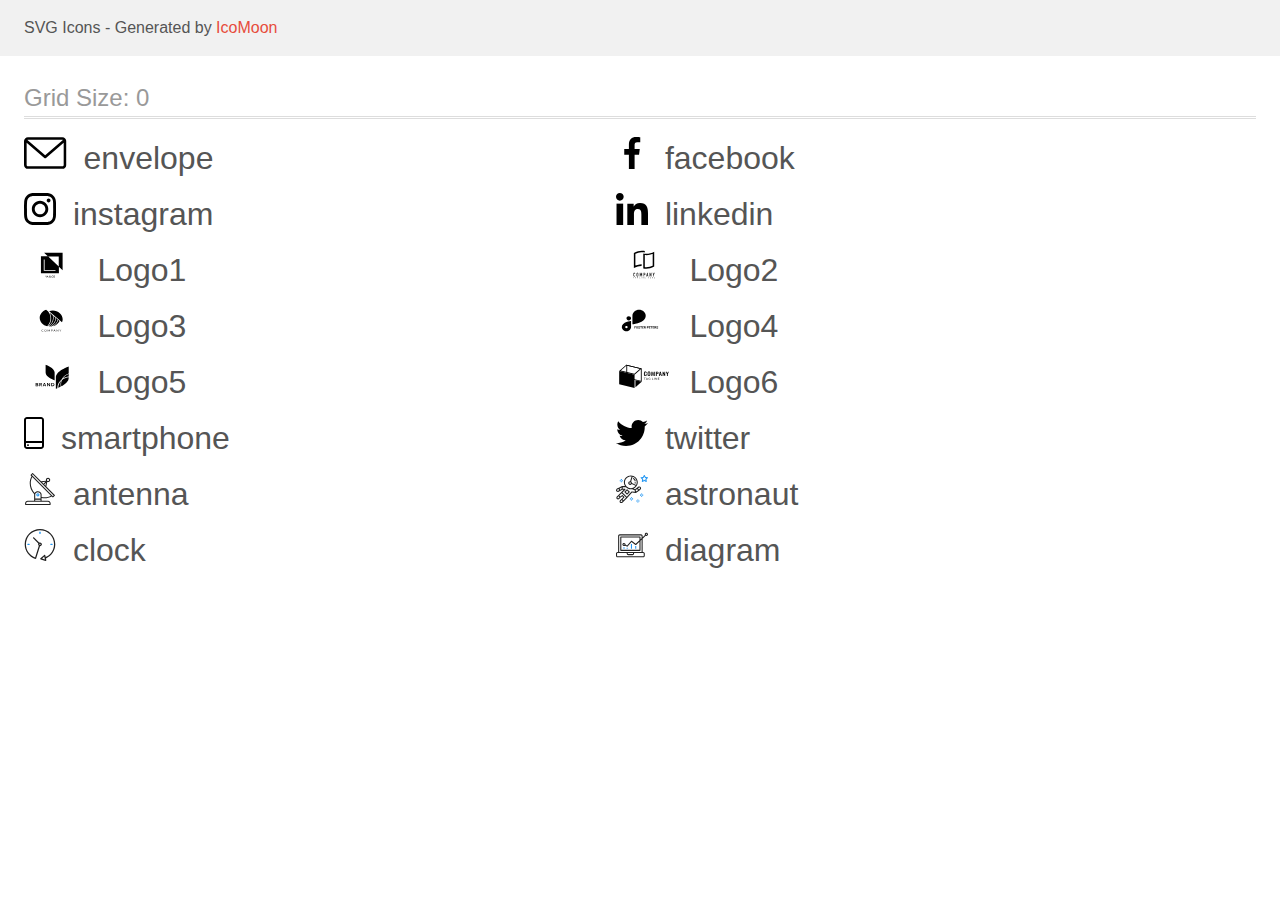
<file: images/icomoon/demo.html>
<!doctype html>
<html>
<head>
    <title>IcoMoon - SVG Icons</title>
    <meta charset="utf-8">
    <meta name="viewport" content="width=device-width, initial-scale=1">
    <link rel="stylesheet" href="demo-files/demo.css">
    <link rel="stylesheet" href="style.css">
</head>
<body>
<svg aria-hidden="true" style="position: absolute; width: 0; height: 0; overflow: hidden;" version="1.1" xmlns="http://www.w3.org/2000/svg" xmlns:xlink="http://www.w3.org/1999/xlink">
<defs>
<symbol id="envelope" viewBox="0 0 43 32">
<path d="M38.667 0h-34.667c-2.206 0-4 1.794-4 4v24c0 2.206 1.794 4 4 4h34.667c2.206 0 4-1.794 4-4v-24c0-2.206-1.794-4-4-4v0zM38.667 2.667c0.181 0 0.353 0.038 0.511 0.103l-17.844 15.466-17.844-15.466c0.158-0.066 0.33-0.103 0.511-0.103h34.667zM38.667 29.333h-34.667c-0.736 0-1.333-0.598-1.333-1.333v-22.413l17.793 15.421c0.251 0.217 0.563 0.326 0.874 0.326s0.622-0.108 0.874-0.326l17.793-15.421v22.413c0 0.736-0.598 1.333-1.333 1.333v0z"></path>
</symbol>
<symbol id="facebook" viewBox="0 0 32 32">
<path d="M21.329 5.313h2.921v-5.088c-0.504-0.069-2.237-0.225-4.256-0.225-4.212 0-7.097 2.649-7.097 7.519v4.481h-4.648v5.688h4.648v14.312h5.699v-14.311h4.46l0.708-5.688h-5.169v-3.919c0.001-1.644 0.444-2.769 2.735-2.769z"></path>
</symbol>
<symbol id="instagram" viewBox="0 0 32 32">
<path d="M31.969 9.408c-0.075-1.7-0.35-2.869-0.744-3.882-0.406-1.075-1.032-2.038-1.851-2.838-0.8-0.813-1.769-1.444-2.832-1.844-1.019-0.394-2.182-0.669-3.882-0.744-1.713-0.081-2.257-0.1-6.601-0.1s-4.888 0.019-6.595 0.094c-1.7 0.075-2.869 0.35-3.882 0.744-1.075 0.406-2.038 1.031-2.838 1.85-0.813 0.8-1.444 1.769-1.844 2.832-0.394 1.019-0.669 2.182-0.744 3.882-0.081 1.713-0.1 2.257-0.1 6.601s0.019 4.888 0.094 6.595c0.075 1.7 0.35 2.869 0.744 3.882 0.406 1.075 1.038 2.038 1.85 2.838 0.8 0.813 1.769 1.444 2.832 1.844 1.019 0.394 2.182 0.669 3.882 0.744 1.706 0.075 2.25 0.094 6.595 0.094s4.888-0.019 6.595-0.094c1.7-0.075 2.869-0.35 3.882-0.744 2.151-0.832 3.851-2.532 4.682-4.682 0.394-1.019 0.669-2.182 0.744-3.882 0.075-1.707 0.094-2.251 0.094-6.595s-0.006-4.888-0.081-6.595zM29.087 22.473c-0.069 1.563-0.331 2.407-0.55 2.969-0.538 1.394-1.644 2.5-3.038 3.038-0.563 0.219-1.413 0.481-2.969 0.55-1.688 0.075-2.194 0.094-6.464 0.094s-4.782-0.019-6.464-0.094c-1.563-0.069-2.407-0.331-2.969-0.55-0.694-0.256-1.325-0.663-1.838-1.194-0.531-0.519-0.938-1.144-1.194-1.838-0.219-0.563-0.481-1.413-0.55-2.969-0.075-1.688-0.094-2.194-0.094-6.464s0.019-4.782 0.094-6.464c0.069-1.563 0.331-2.407 0.55-2.969 0.256-0.694 0.663-1.325 1.2-1.838 0.519-0.531 1.144-0.938 1.838-1.194 0.563-0.219 1.413-0.481 2.969-0.55 1.688-0.075 2.194-0.094 6.464-0.094 4.276 0 4.782 0.019 6.464 0.094 1.563 0.069 2.407 0.331 2.969 0.55 0.694 0.256 1.325 0.662 1.838 1.194 0.531 0.519 0.938 1.144 1.194 1.838 0.219 0.563 0.481 1.413 0.55 2.969 0.075 1.688 0.094 2.194 0.094 6.464s-0.019 4.77-0.094 6.458z"></path>
<path d="M16.059 7.783c-4.538 0-8.22 3.682-8.22 8.22s3.682 8.22 8.22 8.22c4.538 0 8.22-3.682 8.22-8.22s-3.682-8.22-8.22-8.22zM16.059 21.335c-2.944 0-5.332-2.388-5.332-5.332s2.388-5.332 5.332-5.332c2.944 0 5.332 2.388 5.332 5.332s-2.388 5.332-5.332 5.332z"></path>
<path d="M26.524 7.458c0 1.060-0.859 1.919-1.919 1.919s-1.919-0.859-1.919-1.919c0-1.060 0.859-1.919 1.919-1.919s1.919 0.859 1.919 1.919z"></path>
</symbol>
<symbol id="linkedin" viewBox="0 0 32 32">
<path d="M31.992 32v-0.001h0.008v-11.736c0-5.741-1.236-10.164-7.948-10.164-3.227 0-5.392 1.771-6.276 3.449h-0.093v-2.913h-6.364v21.364h6.627v-10.579c0-2.785 0.528-5.479 3.977-5.479 3.399 0 3.449 3.179 3.449 5.657v10.401h6.62z"></path>
<path d="M0.528 10.636h6.635v21.364h-6.635v-21.364z"></path>
<path d="M3.843 0c-2.121 0-3.843 1.721-3.843 3.843s1.721 3.879 3.843 3.879c2.121 0 3.843-1.757 3.843-3.879-0.001-2.121-1.723-3.843-3.843-3.843v0z"></path>
</symbol>
<symbol id="Logo1" viewBox="0 0 57 32">
<path d="M20.267 3.733l3.738 3.538-6.938-0.004v17.166h18.133v-6.564l3.733 3.534v-17.671h-18.667zM35.036 17.455l-10.597-10.032h10.597v10.032zM31.746 21.923h-11.81v-11.545h0.835v10.764h10.975v0.782zM22.725 26.72l-0.436 0.898-0.436-0.898h-0.366l0.637 1.198v0.698h0.331v-0.698l0.635-1.198h-0.365zM23.273 28.615l0.154-0.441h0.734l0.155 0.441h0.344l-0.717-1.896h-0.296l-0.716 1.896h0.342zM23.794 27.122l0.275 0.786h-0.549l0.275-0.786zM25.531 27.863c-0.048 0.073-0.072 0.153-0.072 0.241 0 0.16 0.056 0.29 0.168 0.389s0.263 0.148 0.451 0.148 0.349-0.051 0.484-0.152l0.107 0.126h0.367l-0.279-0.329c0.109-0.149 0.164-0.341 0.164-0.574h-0.275c0 0.128-0.026 0.243-0.079 0.348l-0.366-0.432 0.129-0.094c0.091-0.066 0.157-0.132 0.197-0.198s0.060-0.14 0.060-0.219c0-0.12-0.044-0.22-0.133-0.301s-0.201-0.122-0.339-0.122c-0.153 0-0.274 0.043-0.365 0.13s-0.135 0.203-0.135 0.352c0 0.061 0.014 0.124 0.043 0.189s0.081 0.144 0.155 0.237c-0.141 0.101-0.235 0.188-0.283 0.262zM26.386 28.282c-0.093 0.071-0.193 0.107-0.299 0.107-0.095 0-0.17-0.027-0.227-0.082s-0.085-0.126-0.085-0.214c0-0.102 0.052-0.192 0.156-0.271l0.040-0.029 0.414 0.488zM26.046 27.442c-0.089-0.11-0.134-0.202-0.134-0.275 0-0.063 0.018-0.116 0.055-0.158s0.085-0.063 0.147-0.063c0.057 0 0.105 0.018 0.142 0.053s0.056 0.077 0.056 0.126c0 0.075-0.027 0.136-0.081 0.184l-0.040 0.033-0.145 0.099zM29.132 28.472c0.13-0.114 0.205-0.272 0.224-0.474h-0.328c-0.017 0.135-0.059 0.232-0.124 0.29s-0.162 0.087-0.292 0.087c-0.142 0-0.249-0.054-0.323-0.161s-0.109-0.264-0.109-0.469v-0.168c0.002-0.202 0.041-0.355 0.117-0.46s0.188-0.158 0.331-0.158c0.123 0 0.217 0.030 0.28 0.091s0.104 0.158 0.12 0.294h0.328c-0.021-0.207-0.095-0.368-0.223-0.482s-0.296-0.171-0.505-0.171c-0.155 0-0.293 0.037-0.411 0.111s-0.209 0.179-0.272 0.315c-0.063 0.136-0.095 0.294-0.095 0.473v0.177c0.003 0.174 0.035 0.328 0.098 0.46s0.151 0.234 0.266 0.306c0.115 0.071 0.249 0.107 0.4 0.107 0.216 0 0.389-0.056 0.52-0.169zM31.068 28.206c0.064-0.141 0.096-0.304 0.096-0.49v-0.105c-0.001-0.185-0.034-0.347-0.099-0.486s-0.158-0.247-0.277-0.32c-0.119-0.075-0.256-0.112-0.41-0.112s-0.292 0.038-0.411 0.113c-0.119 0.075-0.211 0.183-0.277 0.324s-0.098 0.305-0.098 0.49v0.107c0.001 0.181 0.034 0.342 0.099 0.48s0.159 0.246 0.279 0.322c0.121 0.075 0.258 0.112 0.411 0.112 0.155 0 0.293-0.037 0.411-0.112s0.212-0.183 0.276-0.323zM30.716 27.135c0.080 0.112 0.12 0.273 0.12 0.483v0.099c0 0.214-0.040 0.376-0.119 0.487s-0.19 0.167-0.336 0.167c-0.144 0-0.257-0.057-0.339-0.171s-0.121-0.275-0.121-0.483v-0.109c0.002-0.204 0.043-0.362 0.122-0.473s0.192-0.168 0.335-0.168c0.146 0 0.258 0.056 0.337 0.168z"></path>
</symbol>
<symbol id="Logo2" viewBox="0 0 57 32">
<path d="M26.727 3.165h-0.073c-0.112-0.007-0.224-0.010-0.336-0.012v0h-0.243c-0.212 0-0.428 0.005-0.642 0.016-0.016-0.001-0.032-0.001-0.049 0-1.944 0.11-3.848 0.596-5.609 1.431l-0.231 0.111v11.809l0.54-0.183c0.474-0.163 0.978-0.309 1.5-0.445 1.411-0.362 2.861-0.555 4.317-0.574v1.551c-0.193 0.001-0.38 0.007-0.568 0.016h-0.045c-1.121 0.061-2.233 0.232-3.322 0.51-1.378 0.345-2.708 0.863-3.957 1.542v-15.145c1.298-0.757 2.695-1.325 4.151-1.688 1.278-0.33 2.593-0.5 3.913-0.504h0.228c0.273 0.007 0.538 0.019 0.788 0.038 0.658 0.046 1.31 0.15 1.95 0.311v1.527c-0.621-0.145-1.253-0.24-1.889-0.285-0.013-0.001-0.026-0.002-0.039-0.003-0.132-0.011-0.263-0.022-0.386-0.022zM29.415 4.726c0.339 0.026 0.689 0.038 1.044 0.038 1.388-0.005 2.769-0.182 4.114-0.528 1.378-0.346 2.706-0.865 3.956-1.543v14.875c-1.298 0.756-2.696 1.325-4.153 1.688-1.279 0.329-2.593 0.498-3.913 0.503-1 0.008-1.997-0.11-2.968-0.35v-14.971c0.229 0.053 0.465 0.102 0.706 0.142 0.394 0.066 0.81 0.115 1.214 0.145zM36.985 4.841l-0.54 0.182c-0.497 0.167-0.997 0.316-1.5 0.449-1.465 0.377-2.971 0.57-4.483 0.575-0.352 0-0.676-0.010-0.989-0.030l-0.43-0.028v12.148l0.37 0.033c0.343 0.030 0.696 0.045 1.052 0.045 1.191-0.005 2.377-0.159 3.531-0.457 0.95-0.238 1.874-0.57 2.759-0.991l0.231-0.111v-11.813z"></path>
<path d="M19.060 24.113c-0.078-0.080-0.171-0.144-0.274-0.186s-0.214-0.061-0.326-0.057c-0.119-0.002-0.237 0.021-0.347 0.065-0.101 0.040-0.193 0.101-0.27 0.178s-0.135 0.17-0.174 0.271c-0.042 0.107-0.063 0.22-0.062 0.335v2.023c-0.005 0.143 0.022 0.284 0.080 0.415 0.048 0.104 0.117 0.196 0.202 0.271 0.081 0.068 0.176 0.117 0.278 0.144 0.098 0.028 0.2 0.042 0.302 0.042 0.113 0.001 0.224-0.023 0.326-0.070 0.101-0.044 0.193-0.108 0.27-0.187 0.075-0.079 0.135-0.171 0.177-0.271 0.043-0.102 0.065-0.212 0.065-0.323v-0.226h-0.529v0.18c0.002 0.062-0.009 0.123-0.031 0.18-0.017 0.043-0.043 0.082-0.077 0.114-0.033 0.026-0.070 0.046-0.111 0.058-0.036 0.012-0.073 0.018-0.111 0.019-0.047 0.006-0.095-0.002-0.139-0.021s-0.081-0.049-0.11-0.088c-0.050-0.081-0.074-0.176-0.070-0.271v-1.887c-0.003-0.105 0.019-0.208 0.065-0.302 0.027-0.043 0.066-0.077 0.112-0.098s0.097-0.030 0.147-0.024c0.046-0.002 0.091 0.008 0.132 0.028s0.077 0.049 0.104 0.086c0.059 0.078 0.090 0.173 0.088 0.271v0.175h0.524v-0.206c0.001-0.121-0.021-0.241-0.065-0.354-0.039-0.106-0.099-0.203-0.177-0.285z"></path>
<path d="M22.202 24.090c-0.169-0.142-0.381-0.221-0.602-0.222-0.108 0-0.215 0.020-0.316 0.057-0.103 0.037-0.198 0.093-0.279 0.165-0.088 0.079-0.158 0.175-0.205 0.283-0.053 0.124-0.079 0.257-0.077 0.392v1.941c-0.004 0.137 0.023 0.272 0.077 0.397 0.048 0.104 0.118 0.197 0.205 0.271 0.081 0.075 0.176 0.133 0.279 0.171 0.101 0.037 0.208 0.056 0.316 0.057s0.215-0.020 0.316-0.057c0.105-0.038 0.202-0.096 0.286-0.171 0.084-0.076 0.152-0.168 0.2-0.271 0.054-0.125 0.081-0.261 0.077-0.397v-1.941c0.003-0.135-0.024-0.268-0.077-0.392-0.047-0.107-0.115-0.203-0.2-0.283zM21.955 26.706c0.004 0.052-0.003 0.104-0.021 0.152s-0.047 0.092-0.084 0.128c-0.070 0.059-0.158 0.091-0.249 0.091s-0.179-0.032-0.249-0.091c-0.037-0.036-0.066-0.080-0.084-0.128s-0.025-0.101-0.021-0.152v-1.941c-0.004-0.052 0.003-0.104 0.021-0.152s0.047-0.092 0.084-0.128c0.070-0.059 0.158-0.091 0.249-0.091s0.179 0.032 0.249 0.091c0.037 0.036 0.066 0.080 0.084 0.128s0.025 0.101 0.021 0.152v1.941z"></path>
<path d="M26.329 27.573v-3.674h-0.509l-0.668 1.945h-0.009l-0.673-1.945h-0.503v3.674h0.525v-2.235h0.009l0.514 1.58h0.262l0.518-1.58h0.009v2.235h0.525z"></path>
<path d="M29.311 24.157c-0.081-0.091-0.183-0.16-0.297-0.201-0.123-0.040-0.251-0.059-0.38-0.057h-0.78v3.674h0.523v-1.435h0.27c0.163 0.007 0.326-0.027 0.472-0.1 0.119-0.066 0.218-0.163 0.287-0.281 0.061-0.098 0.101-0.206 0.12-0.32 0.021-0.138 0.030-0.278 0.028-0.418 0.005-0.176-0.012-0.353-0.051-0.525-0.035-0.127-0.101-0.243-0.193-0.338zM29.041 25.277c-0.002 0.067-0.019 0.132-0.049 0.191-0.030 0.056-0.077 0.102-0.135 0.129-0.078 0.035-0.162 0.050-0.247 0.046h-0.239v-1.249h0.27c0.081-0.004 0.162 0.012 0.236 0.046 0.054 0.031 0.097 0.079 0.123 0.136 0.029 0.065 0.044 0.134 0.046 0.205 0 0.077 0 0.159 0 0.244s0.005 0.174 0 0.252h-0.005z"></path>
<path d="M31.791 23.899h-0.429l-0.809 3.674h0.523l0.154-0.789h0.714l0.154 0.789h0.524l-0.83-3.674zM31.308 26.283l0.258-1.332h0.009l0.256 1.332h-0.524z"></path>
<path d="M35.173 26.112h-0.009l-0.791-2.213h-0.503v3.674h0.523v-2.209h0.011l0.8 2.209h0.492v-3.674h-0.523v2.213z"></path>
<path d="M38.372 23.899l-0.421 1.461h-0.011l-0.421-1.461h-0.554l0.719 2.121v1.553h0.524v-1.553l0.719-2.121h-0.554z"></path>
<path d="M17.6 28.61h0.252v0.708h0.171v-0.708h0.251v-0.145h-0.675v0.145z"></path>
<path d="M19.721 28.465l-0.331 0.853h0.182l0.070-0.194h0.34l0.073 0.194h0.186l-0.339-0.853h-0.182zM19.694 28.981l0.116-0.316 0.116 0.316h-0.232z"></path>
<path d="M21.818 29.004h0.197v0.11c-0.058 0.046-0.129 0.071-0.202 0.072-0.034 0.002-0.069-0.004-0.1-0.019s-0.059-0.036-0.081-0.063c-0.045-0.065-0.068-0.143-0.063-0.222 0-0.19 0.082-0.285 0.246-0.285 0.043-0.004 0.086 0.007 0.121 0.032s0.061 0.062 0.072 0.104l0.169-0.033c-0.036-0.167-0.156-0.251-0.362-0.251-0.11-0.003-0.216 0.036-0.298 0.11-0.043 0.042-0.076 0.094-0.097 0.15s-0.030 0.117-0.025 0.178c-0.005 0.117 0.034 0.231 0.109 0.32 0.042 0.043 0.092 0.077 0.148 0.098s0.116 0.031 0.176 0.027c0.134 0.004 0.263-0.045 0.362-0.136v-0.336h-0.37v0.144z"></path>
<path d="M23.959 28.465h-0.173v0.853h0.598v-0.145h-0.425v-0.708z"></path>
<path d="M25.769 28.465h-0.173v0.853h0.173v-0.853z"></path>
<path d="M27.539 29.035l-0.349-0.57h-0.167v0.853h0.161v-0.557l0.343 0.557h0.171v-0.853h-0.158v0.57z"></path>
<path d="M29.14 28.943h0.425v-0.145h-0.425v-0.187h0.457v-0.145h-0.63v0.853h0.648v-0.145h-0.475v-0.231z"></path>
<path d="M33.020 28.802h-0.336v-0.336h-0.171v0.853h0.171v-0.373h0.336v0.373h0.171v-0.853h-0.171v0.336z"></path>
<path d="M34.629 28.943h0.426v-0.145h-0.426v-0.187h0.459v-0.145h-0.63v0.853h0.646v-0.145h-0.475v-0.231z"></path>
<path d="M36.812 28.943c0.148-0.023 0.224-0.102 0.224-0.237 0.004-0.036-0.001-0.073-0.016-0.106s-0.038-0.062-0.068-0.083c-0.077-0.039-0.163-0.056-0.25-0.050h-0.362v0.853h0.171v-0.357h0.034c0.037-0.002 0.073 0.004 0.107 0.019 0.025 0.015 0.046 0.037 0.061 0.062l0.186 0.271h0.205l-0.104-0.167c-0.046-0.082-0.111-0.153-0.189-0.205zM36.64 28.825h-0.127v-0.214h0.135c0.059-0.005 0.118 0.002 0.174 0.020 0.012 0.011 0.022 0.025 0.029 0.040s0.009 0.032 0.009 0.049c-0.001 0.017-0.005 0.033-0.013 0.048s-0.019 0.027-0.032 0.037c-0.056 0.017-0.115 0.024-0.174 0.020z"></path>
<path d="M38.458 28.943h0.425v-0.145h-0.425v-0.187h0.459v-0.145h-0.631v0.853h0.648v-0.145h-0.475v-0.231z"></path>
</symbol>
<symbol id="Logo3" viewBox="0 0 57 32">
<path d="M19.417 26.187c0.008 0 0.017 0.002 0.025 0.005s0.015 0.007 0.020 0.013l0.116 0.111c-0.090 0.090-0.202 0.162-0.327 0.211-0.147 0.053-0.305 0.079-0.464 0.076-0.149 0.003-0.298-0.021-0.436-0.071-0.125-0.045-0.237-0.113-0.329-0.2-0.094-0.089-0.166-0.194-0.212-0.308-0.051-0.127-0.076-0.261-0.074-0.396-0.002-0.135 0.025-0.27 0.080-0.397 0.051-0.115 0.127-0.22 0.225-0.308 0.099-0.087 0.218-0.155 0.349-0.201 0.143-0.048 0.296-0.072 0.449-0.071 0.143-0.003 0.285 0.019 0.417 0.064 0.115 0.043 0.221 0.104 0.313 0.178l-0.097 0.119c-0.007 0.008-0.015 0.016-0.025 0.021-0.012 0.007-0.025 0.010-0.039 0.009-0.015-0.001-0.030-0.005-0.042-0.013l-0.052-0.032-0.073-0.040c-0.031-0.015-0.064-0.028-0.097-0.039-0.043-0.013-0.087-0.024-0.132-0.032-0.057-0.009-0.115-0.013-0.173-0.013-0.111-0.001-0.22 0.017-0.323 0.053-0.096 0.034-0.182 0.084-0.253 0.149-0.073 0.069-0.128 0.15-0.164 0.238-0.041 0.101-0.061 0.207-0.060 0.313-0.002 0.108 0.018 0.216 0.060 0.318 0.035 0.087 0.090 0.167 0.161 0.236 0.067 0.064 0.149 0.114 0.241 0.147 0.095 0.034 0.197 0.051 0.3 0.050 0.059 0.001 0.119-0.003 0.177-0.010 0.096-0.010 0.188-0.039 0.269-0.085 0.041-0.023 0.079-0.049 0.115-0.078 0.015-0.012 0.035-0.020 0.055-0.020z"></path>
<path d="M22.776 25.629c0.002 0.134-0.025 0.267-0.078 0.393-0.047 0.114-0.122 0.218-0.219 0.305s-0.214 0.155-0.344 0.2c-0.285 0.094-0.599 0.094-0.884 0-0.129-0.046-0.245-0.114-0.342-0.201-0.097-0.089-0.172-0.194-0.221-0.308-0.105-0.255-0.105-0.533 0-0.787 0.050-0.115 0.125-0.22 0.221-0.31 0.097-0.084 0.214-0.15 0.342-0.193 0.284-0.096 0.6-0.096 0.884 0 0.129 0.046 0.246 0.114 0.343 0.201 0.096 0.088 0.17 0.191 0.22 0.304 0.054 0.127 0.080 0.261 0.078 0.395zM22.47 25.629c0.002-0.107-0.016-0.214-0.055-0.316-0.033-0.087-0.086-0.168-0.156-0.236-0.068-0.065-0.152-0.116-0.246-0.149-0.207-0.069-0.436-0.069-0.643 0-0.094 0.033-0.178 0.084-0.246 0.149-0.071 0.068-0.125 0.149-0.157 0.236-0.074 0.206-0.074 0.426 0 0.632 0.033 0.087 0.086 0.168 0.157 0.236 0.068 0.065 0.152 0.115 0.246 0.148 0.207 0.067 0.435 0.067 0.643 0 0.093-0.033 0.177-0.083 0.246-0.148 0.070-0.069 0.123-0.149 0.156-0.236 0.039-0.102 0.058-0.209 0.055-0.316z"></path>
<path d="M25.067 25.96l0.030 0.071c0.012-0.025 0.022-0.048 0.033-0.071 0.011-0.024 0.024-0.047 0.038-0.070l0.743-1.174c0.015-0.020 0.028-0.033 0.042-0.037 0.020-0.005 0.040-0.007 0.061-0.006h0.22v1.909h-0.26v-1.404c0-0.018 0-0.038 0-0.059-0.001-0.022-0.001-0.044 0-0.066l-0.747 1.19c-0.009 0.018-0.025 0.033-0.044 0.043s-0.041 0.016-0.064 0.016h-0.042c-0.023 0-0.045-0.005-0.064-0.016s-0.034-0.026-0.044-0.044l-0.769-1.198c0 0.023 0 0.046 0 0.068s0 0.043 0 0.061v1.404h-0.252v-1.905h0.22c0.021-0.001 0.041 0.001 0.061 0.006 0.018 0.008 0.032 0.021 0.041 0.037l0.759 1.175c0.015 0.022 0.028 0.045 0.038 0.068z"></path>
<path d="M27.864 25.865v0.715h-0.291v-1.906h0.649c0.122-0.002 0.244 0.012 0.362 0.042 0.094 0.023 0.181 0.064 0.256 0.119 0.065 0.052 0.114 0.116 0.145 0.187 0.034 0.078 0.051 0.161 0.049 0.244 0.001 0.084-0.017 0.167-0.054 0.244-0.035 0.073-0.089 0.138-0.157 0.191-0.075 0.057-0.162 0.1-0.257 0.126-0.113 0.031-0.232 0.046-0.35 0.044l-0.352-0.005zM27.864 25.66h0.352c0.076 0.001 0.153-0.009 0.225-0.029 0.060-0.018 0.115-0.046 0.163-0.082 0.044-0.035 0.078-0.078 0.099-0.126 0.024-0.051 0.036-0.105 0.035-0.16 0.003-0.053-0.007-0.106-0.029-0.155s-0.057-0.094-0.102-0.13c-0.111-0.075-0.251-0.112-0.391-0.102h-0.352v0.786z"></path>
<path d="M31.772 26.583h-0.23c-0.023 0.001-0.046-0.006-0.064-0.018-0.017-0.012-0.029-0.027-0.038-0.044l-0.198-0.461h-0.993l-0.205 0.461c-0.008 0.017-0.020 0.032-0.036 0.043-0.018 0.013-0.042 0.020-0.065 0.019h-0.23l0.872-1.909h0.302l0.884 1.909zM30.333 25.874h0.82l-0.346-0.777c-0.026-0.058-0.048-0.118-0.065-0.179l-0.034 0.1c-0.010 0.030-0.022 0.058-0.032 0.081l-0.343 0.776z"></path>
<path d="M33.029 24.682c0.017 0.008 0.032 0.020 0.044 0.034l1.272 1.439c0-0.023 0-0.046 0-0.067s0-0.043 0-0.063v-1.352h0.26v1.909h-0.145c-0.021 0.001-0.041-0.003-0.060-0.011-0.018-0.009-0.034-0.021-0.047-0.035l-1.271-1.438c0.001 0.022 0.001 0.044 0 0.066 0 0.021 0 0.040 0 0.058v1.361h-0.26v-1.909h0.154c0.018-0 0.036 0.003 0.052 0.009z"></path>
<path d="M36.748 25.823v0.758h-0.291v-0.758l-0.804-1.15h0.26c0.022-0.001 0.045 0.005 0.063 0.016 0.016 0.012 0.029 0.027 0.039 0.043l0.503 0.742c0.020 0.032 0.038 0.061 0.052 0.088s0.026 0.054 0.036 0.081l0.038-0.082c0.014-0.030 0.031-0.059 0.049-0.087l0.496-0.747c0.010-0.015 0.023-0.028 0.038-0.040 0.017-0.013 0.040-0.020 0.063-0.019h0.263l-0.806 1.155z"></path>
<path d="M24.923 21.47c0.127 0.014 0.255 0.025 0.384 0.035 1.962-0.763 3.622-2.011 4.772-3.588s1.74-3.415 1.695-5.282l-2.162-1.879c0.44 1.988 0.234 4.043-0.594 5.935s-2.245 3.547-4.094 4.779z"></path>
<path d="M24.151 21.383l0.058 0.010c1.975-1.228 3.482-2.942 4.323-4.921s0.981-4.133 0.4-6.181l-3.080-2.676c1.246 2.2 1.747 4.661 1.446 7.098s-1.393 4.75-3.147 6.67z"></path>
<path d="M34.596 14.841c-0.523 2.052-1.794 3.902-3.624 5.276-0.534 0.404-1.111 0.763-1.722 1.074 1.49-0.38 2.859-1.053 4.003-1.966s2.030-2.042 2.592-3.3l-1.249-1.084z"></path>
<path d="M34.106 14.539l-1.778-1.545c-0.034 1.762-0.61 3.483-1.669 4.986s-2.562 2.731-4.352 3.559h0.009c0.399-0 0.798-0.021 1.194-0.062 1.673-0.593 3.151-1.537 4.303-2.748s1.94-2.65 2.295-4.189z"></path>
<path d="M24.409 6.486l-2.122-1.846c-1.897 0.637-3.528 1.756-4.68 3.212s-1.772 3.179-1.778 4.946v0c0.007 1.952 0.763 3.846 2.149 5.383s3.322 2.628 5.501 3.101c1.946-2.060 3.085-4.605 3.252-7.266s-0.647-5.299-2.323-7.53z"></path>
<path d="M39.008 14.255c-0.008-2.316-1.070-4.535-2.955-6.173s-4.439-2.561-7.105-2.567c-1.232-0.001-2.453 0.196-3.602 0.582l12.99 11.286c0.445-0.998 0.673-2.058 0.672-3.128z"></path>
</symbol>
<symbol id="Logo4" viewBox="0 0 57 32">
<path d="M12.878 11.255h-0.002c-1.279 0-2.316 0.921-2.316 2.058v0.001c0 1.137 1.037 2.058 2.316 2.058h0.002c1.279 0 2.316-0.921 2.316-2.058v-0.001c0-1.137-1.037-2.058-2.316-2.058z"></path>
<path d="M29.971 10.597c-0.004-1.579-0.711-3.092-1.967-4.208s-2.958-1.745-4.735-1.749v0c-1.777 0.003-3.48 0.631-4.737 1.748s-1.964 2.63-1.968 4.209v8.706c0 0 13.405-1.327 13.406-8.704v-0.001z"></path>
<path d="M5.867 22.16c0.003 1.098 0.496 2.151 1.369 2.928s2.058 1.215 3.294 1.218c1.236-0.003 2.42-0.441 3.294-1.218s1.366-1.829 1.37-2.927v-6.057c0 0-9.327 0.924-9.327 6.056zM10.53 23.245c-0.242 0-0.478-0.064-0.678-0.183s-0.357-0.289-0.45-0.487c-0.092-0.198-0.117-0.417-0.069-0.627s0.163-0.404 0.334-0.556c0.171-0.152 0.388-0.255 0.625-0.297s0.482-0.020 0.706 0.062c0.223 0.082 0.414 0.221 0.548 0.4s0.206 0.388 0.206 0.603c0.001 0.143-0.031 0.284-0.092 0.417s-0.151 0.252-0.264 0.353c-0.114 0.101-0.248 0.182-0.397 0.236s-0.308 0.083-0.468 0.083v-0.004z"></path>
<path d="M19.956 22.647h-0.9v0.93h-0.469v-2.275h1.481v0.38h-1.012v0.588h0.9v0.378zM22.209 22.491c0 0.224-0.040 0.42-0.119 0.589s-0.193 0.299-0.341 0.391c-0.147 0.092-0.316 0.137-0.506 0.137-0.189 0-0.357-0.045-0.505-0.136s-0.262-0.22-0.344-0.387c-0.081-0.169-0.122-0.363-0.123-0.581v-0.112c0-0.224 0.040-0.421 0.12-0.591 0.081-0.171 0.195-0.302 0.342-0.392 0.148-0.092 0.317-0.137 0.506-0.137s0.358 0.046 0.505 0.137c0.148 0.091 0.262 0.221 0.342 0.392 0.081 0.17 0.122 0.366 0.122 0.589v0.102zM21.734 22.388c0-0.238-0.043-0.42-0.128-0.544s-0.207-0.186-0.366-0.186c-0.157 0-0.279 0.061-0.364 0.184-0.085 0.122-0.129 0.301-0.13 0.538v0.111c0 0.232 0.043 0.412 0.128 0.541s0.208 0.192 0.369 0.192c0.157 0 0.278-0.061 0.363-0.184 0.084-0.124 0.127-0.304 0.128-0.541v-0.111zM23.73 22.98c0-0.089-0.031-0.156-0.094-0.203-0.063-0.048-0.175-0.098-0.337-0.15-0.163-0.053-0.291-0.105-0.386-0.156-0.258-0.14-0.387-0.328-0.387-0.564 0-0.123 0.034-0.232 0.103-0.328 0.070-0.097 0.169-0.172 0.298-0.227 0.13-0.054 0.276-0.081 0.438-0.081 0.163 0 0.307 0.030 0.434 0.089 0.127 0.058 0.226 0.141 0.295 0.248s0.106 0.229 0.106 0.366h-0.469c0-0.104-0.033-0.185-0.098-0.242s-0.158-0.087-0.277-0.087c-0.115 0-0.204 0.024-0.267 0.073-0.064 0.048-0.095 0.111-0.095 0.191 0 0.074 0.037 0.136 0.111 0.186 0.075 0.050 0.185 0.097 0.33 0.141 0.267 0.080 0.461 0.18 0.583 0.298s0.183 0.267 0.183 0.444c0 0.197-0.075 0.352-0.223 0.464-0.149 0.111-0.349 0.167-0.602 0.167-0.175 0-0.334-0.032-0.478-0.095-0.144-0.065-0.254-0.153-0.33-0.264s-0.113-0.241-0.113-0.388h0.47c0 0.251 0.15 0.377 0.45 0.377 0.111 0 0.198-0.022 0.261-0.067 0.063-0.046 0.094-0.109 0.094-0.191zM26.231 21.682h-0.697v1.895h-0.469v-1.895h-0.687v-0.38h1.853v0.38zM27.869 22.591h-0.9v0.609h1.056v0.377h-1.525v-2.275h1.522v0.38h-1.053v0.542h0.9v0.367zM29.142 22.744h-0.373v0.833h-0.469v-2.275h0.845c0.269 0 0.476 0.060 0.622 0.18s0.219 0.289 0.219 0.508c0 0.155-0.034 0.285-0.102 0.389-0.067 0.103-0.168 0.185-0.305 0.247l0.492 0.93v0.022h-0.503l-0.427-0.833zM28.769 22.365h0.378c0.118 0 0.209-0.030 0.273-0.089 0.065-0.060 0.097-0.143 0.097-0.248 0-0.107-0.031-0.192-0.092-0.253-0.060-0.061-0.154-0.092-0.28-0.092h-0.377v0.683zM31.609 22.775v0.802h-0.469v-2.275h0.887c0.171 0 0.321 0.031 0.45 0.094s0.23 0.152 0.3 0.267c0.070 0.115 0.105 0.245 0.105 0.392 0 0.223-0.077 0.399-0.23 0.528-0.152 0.128-0.363 0.192-0.633 0.192h-0.411zM31.609 22.396h0.419c0.124 0 0.218-0.029 0.283-0.088 0.066-0.058 0.098-0.142 0.098-0.25 0-0.111-0.033-0.202-0.098-0.27s-0.156-0.104-0.272-0.106h-0.43v0.714zM34.575 22.591h-0.9v0.609h1.056v0.377h-1.525v-2.275h1.522v0.38h-1.053v0.542h0.9v0.367zM36.75 21.682h-0.697v1.895h-0.469v-1.895h-0.688v-0.38h1.853v0.38zM38.387 22.591h-0.9v0.609h1.056v0.377h-1.525v-2.275h1.522v0.38h-1.053v0.542h0.9v0.367zM39.661 22.744h-0.373v0.833h-0.469v-2.275h0.845c0.269 0 0.476 0.060 0.622 0.18s0.219 0.289 0.219 0.508c0 0.155-0.034 0.285-0.102 0.389-0.067 0.103-0.168 0.185-0.305 0.247l0.492 0.93v0.022h-0.503l-0.427-0.833zM39.287 22.365h0.378c0.118 0 0.209-0.030 0.273-0.089 0.065-0.060 0.097-0.143 0.097-0.248 0-0.107-0.031-0.192-0.092-0.253-0.060-0.061-0.154-0.092-0.28-0.092h-0.377v0.683zM42.042 22.98c0-0.089-0.031-0.156-0.094-0.203-0.063-0.048-0.175-0.098-0.337-0.15-0.163-0.053-0.291-0.105-0.386-0.156-0.258-0.14-0.388-0.328-0.388-0.564 0-0.123 0.034-0.232 0.103-0.328 0.070-0.097 0.169-0.172 0.298-0.227 0.13-0.054 0.276-0.081 0.438-0.081 0.163 0 0.307 0.030 0.434 0.089 0.127 0.058 0.226 0.141 0.295 0.248 0.071 0.107 0.106 0.229 0.106 0.366h-0.469c0-0.104-0.033-0.185-0.098-0.242s-0.158-0.087-0.277-0.087c-0.115 0-0.204 0.024-0.267 0.073-0.064 0.048-0.095 0.111-0.095 0.191 0 0.074 0.037 0.136 0.111 0.186 0.075 0.050 0.185 0.097 0.33 0.141 0.267 0.080 0.461 0.18 0.583 0.298s0.183 0.267 0.183 0.444c0 0.197-0.074 0.352-0.223 0.464-0.149 0.111-0.349 0.167-0.602 0.167-0.175 0-0.334-0.032-0.478-0.095-0.144-0.065-0.254-0.153-0.33-0.264-0.075-0.111-0.112-0.241-0.112-0.388h0.47c0 0.251 0.15 0.377 0.45 0.377 0.111 0 0.198-0.022 0.261-0.067 0.063-0.046 0.094-0.109 0.094-0.191z"></path>
</symbol>
<symbol id="Logo5" viewBox="0 0 57 32">
<path d="M14.27 23.859c0.13 0.147 0.199 0.332 0.196 0.521 0.007 0.123-0.017 0.247-0.070 0.361s-0.132 0.216-0.233 0.297c-0.252 0.175-0.565 0.26-0.881 0.24h-1.549v-3.302h1.517c0.299-0.018 0.596 0.059 0.84 0.219 0.098 0.075 0.176 0.17 0.227 0.277s0.074 0.224 0.068 0.341c0.009 0.182-0.054 0.361-0.176 0.505-0.118 0.131-0.28 0.222-0.462 0.258 0.205 0.034 0.391 0.134 0.523 0.282zM12.454 23.36h0.648c0.147 0.010 0.294-0.029 0.412-0.11 0.049-0.040 0.087-0.090 0.111-0.146s0.034-0.116 0.028-0.176c0.005-0.060-0.005-0.12-0.029-0.175s-0.061-0.106-0.108-0.147c-0.122-0.083-0.273-0.123-0.425-0.111h-0.638v0.866zM13.578 24.627c0.052-0.041 0.093-0.093 0.12-0.151s0.038-0.121 0.034-0.184c0.004-0.064-0.008-0.127-0.035-0.186s-0.069-0.111-0.121-0.153c-0.127-0.086-0.283-0.128-0.44-0.119h-0.68v0.908h0.689c0.155 0.008 0.309-0.032 0.435-0.114z"></path>
<path d="M17.371 25.278l-0.844-1.291h-0.317v1.291h-0.726v-3.302h1.374c0.346-0.022 0.689 0.078 0.957 0.281 0.192 0.179 0.308 0.415 0.327 0.666s-0.061 0.499-0.224 0.7c-0.17 0.178-0.401 0.296-0.655 0.336l0.898 1.32h-0.789zM16.21 23.538h0.594c0.412 0 0.618-0.167 0.618-0.5 0.004-0.068-0.007-0.136-0.033-0.2s-0.066-0.122-0.118-0.171c-0.13-0.099-0.298-0.147-0.467-0.134h-0.601l0.007 1.005z"></path>
<path d="M21.339 24.614h-1.446l-0.255 0.665h-0.761l1.328-3.265h0.823l1.323 3.265h-0.761l-0.25-0.665zM21.145 24.114l-0.529-1.394-0.529 1.394h1.057z"></path>
<path d="M26.305 25.278h-0.721l-1.616-2.245v2.245h-0.719v-3.302h0.719l1.616 2.258v-2.258h0.721v3.302z"></path>
<path d="M30.417 24.488c-0.149 0.249-0.376 0.452-0.652 0.582-0.314 0.145-0.662 0.217-1.013 0.208h-1.283v-3.302h1.283c0.351-0.008 0.698 0.061 1.013 0.203 0.276 0.127 0.503 0.328 0.652 0.576 0.148 0.269 0.226 0.565 0.226 0.866s-0.077 0.598-0.226 0.866zM29.593 24.409c0.206-0.219 0.319-0.499 0.319-0.788s-0.113-0.569-0.319-0.788c-0.249-0.199-0.573-0.3-0.902-0.281h-0.5v2.137h0.5c0.329 0.019 0.654-0.082 0.902-0.281z"></path>
<path d="M21.79 3.609c0 0 9.301 3.215 9.103 7.867v7.869c0 0-9.294-3.217-9.1-7.869l-0.004-7.867z"></path>
<path d="M39.179 17.503c1.757-1.107 3.788-1.792 5.909-1.994v-2.463c-2.444 0.862-4.517 2.426-5.909 4.457z"></path>
<path d="M38.124 18.245c1.438-2.651 3.93-4.696 6.964-5.715v-7.098c0 0-13.245 4.58-12.965 11.205v11.203c0 0 0.59-0.205 1.519-0.589 0-0.358 0-0.719 0.042-1.082 0.274-3.076 1.871-5.926 4.44-7.924z"></path>
<path d="M36.864 22.407c0.070-0.777 0.225-1.546 0.463-2.294-1.599 1.725-2.568 3.866-2.77 6.122-0.019 0.213-0.030 0.426-0.035 0.645 0.752-0.331 1.628-0.744 2.548-1.229-0.235-1.067-0.304-2.159-0.206-3.244z"></path>
<path d="M37.391 22.447c-0.088 0.982-0.033 1.969 0.164 2.938 3.619-1.983 7.685-5.046 7.528-8.748v-0.323c-2.585 0.265-5.004 1.3-6.885 2.946-0.44 1.020-0.712 2.094-0.807 3.188z"></path>
</symbol>
<symbol id="Logo6" viewBox="0 0 57 32">
<path d="M28.493 14.618c-0.236-0.315-0.349-0.686-0.323-1.061v-1.538c0-0.471 0.107-0.83 0.321-1.075s0.581-0.367 1.102-0.366c0.489 0 0.836 0.104 1.042 0.313 0.224 0.266 0.333 0.592 0.308 0.92v0.361h-0.875v-0.366c0.003-0.12-0.005-0.24-0.025-0.358-0.013-0.081-0.057-0.156-0.125-0.213-0.090-0.061-0.203-0.091-0.317-0.083-0.12-0.008-0.239 0.024-0.333 0.088-0.076 0.063-0.127 0.145-0.145 0.235-0.025 0.126-0.037 0.253-0.034 0.38v1.866c-0.014 0.18 0.025 0.36 0.112 0.524 0.044 0.055 0.104 0.099 0.175 0.127s0.149 0.038 0.226 0.029c0.112 0.008 0.223-0.022 0.31-0.084 0.071-0.061 0.117-0.141 0.13-0.227 0.020-0.124 0.030-0.249 0.027-0.374v-0.379h0.875v0.346c0.025 0.342-0.082 0.682-0.303 0.967-0.201 0.228-0.544 0.343-1.047 0.343s-0.884-0.122-1.1-0.375z"></path>
<path d="M32.137 14.633c-0.221-0.239-0.332-0.588-0.332-1.050v-1.617c0-0.457 0.11-0.802 0.332-1.037s0.591-0.351 1.109-0.35c0.515 0 0.882 0.117 1.103 0.35 0.221 0.235 0.333 0.58 0.333 1.037v1.617c0 0.457-0.112 0.807-0.337 1.048s-0.591 0.361-1.1 0.361c-0.509 0-0.886-0.122-1.109-0.36zM33.654 14.245c0.079-0.15 0.115-0.314 0.105-0.479v-1.98c0.010-0.161-0.025-0.322-0.103-0.469-0.044-0.057-0.106-0.101-0.179-0.129s-0.152-0.037-0.231-0.027c-0.079-0.009-0.159 0-0.231 0.028s-0.135 0.072-0.18 0.129c-0.080 0.146-0.116 0.308-0.105 0.469v1.99c-0.011 0.165 0.025 0.329 0.105 0.479 0.051 0.050 0.114 0.091 0.185 0.119s0.147 0.042 0.225 0.042c0.078 0 0.154-0.014 0.225-0.042s0.134-0.068 0.185-0.119v-0.009z"></path>
<path d="M35.735 10.626h0.942l0.708 2.984 0.725-2.984h0.917l0.092 4.308h-0.678l-0.072-2.994-0.699 2.994h-0.544l-0.725-3.005-0.067 3.005h-0.685l0.085-4.308z"></path>
<path d="M40.176 10.626h1.468c0.846 0 1.268 0.408 1.268 1.223 0 0.781-0.445 1.171-1.335 1.17h-0.5v1.915h-0.906l0.005-4.308zM41.43 12.467c0.090 0.010 0.18 0.003 0.266-0.021s0.165-0.063 0.232-0.115c0.104-0.146 0.15-0.316 0.13-0.486 0.005-0.131-0.010-0.263-0.044-0.391-0.013-0.043-0.036-0.083-0.067-0.118s-0.070-0.065-0.114-0.087c-0.126-0.052-0.265-0.076-0.404-0.069h-0.352v1.287h0.352z"></path>
<path d="M44.218 10.626h0.973l0.998 4.308h-0.844l-0.197-0.993h-0.868l-0.203 0.993h-0.857l0.998-4.308zM45.050 13.441l-0.339-1.808-0.339 1.808h0.678z"></path>
<path d="M46.996 10.626h0.634l1.214 2.457v-2.457h0.752v4.308h-0.603l-1.221-2.565v2.565h-0.777l0.002-4.308z"></path>
<path d="M51.357 13.291l-1.009-2.659h0.85l0.616 1.708 0.578-1.708h0.832l-0.997 2.659v1.642h-0.87v-1.642z"></path>
<path d="M29.892 16.817v0.225h-0.739v1.75h-0.31v-1.75h-0.743v-0.225h1.792z"></path>
<path d="M32.209 18.793h-0.239c-0.024 0.001-0.048-0.005-0.067-0.019-0.018-0.011-0.032-0.027-0.040-0.045l-0.214-0.469h-1.026l-0.214 0.469c-0.006 0.020-0.017 0.038-0.033 0.053-0.019 0.013-0.043 0.020-0.067 0.019h-0.239l0.906-1.976h0.315l0.917 1.968zM30.709 18.059h0.855l-0.362-0.804c-0.027-0.061-0.049-0.123-0.067-0.186-0.013 0.038-0.024 0.073-0.034 0.105l-0.033 0.083-0.359 0.802z"></path>
<path d="M33.771 18.599c0.057 0.003 0.114 0.003 0.17 0 0.049-0.004 0.097-0.012 0.145-0.023 0.044-0.009 0.088-0.021 0.13-0.036 0.040-0.014 0.080-0.031 0.121-0.048v-0.444h-0.362c-0.009 0-0.018-0.001-0.026-0.003s-0.016-0.007-0.023-0.012c-0.006-0.004-0.011-0.010-0.014-0.016s-0.005-0.013-0.004-0.020v-0.152h0.703v0.757c-0.057 0.035-0.118 0.067-0.181 0.094-0.065 0.028-0.132 0.050-0.201 0.067-0.074 0.019-0.15 0.032-0.227 0.041-0.088 0.008-0.176 0.013-0.264 0.012-0.156 0.001-0.311-0.024-0.457-0.073-0.136-0.047-0.259-0.117-0.362-0.206-0.101-0.090-0.18-0.196-0.234-0.313-0.057-0.131-0.085-0.27-0.083-0.41-0.002-0.141 0.026-0.281 0.082-0.413 0.052-0.117 0.132-0.224 0.234-0.313 0.103-0.089 0.227-0.159 0.362-0.205 0.155-0.050 0.32-0.075 0.486-0.074 0.084-0 0.169 0.006 0.252 0.017 0.074 0.010 0.146 0.027 0.216 0.050 0.063 0.021 0.124 0.047 0.181 0.078 0.056 0.031 0.108 0.065 0.158 0.103l-0.087 0.122c-0.007 0.011-0.017 0.021-0.029 0.027s-0.027 0.010-0.041 0.010c-0.020-0.001-0.040-0.006-0.056-0.016-0.027-0.013-0.056-0.028-0.089-0.047-0.038-0.021-0.079-0.039-0.121-0.053-0.054-0.019-0.11-0.033-0.167-0.044-0.076-0.012-0.153-0.018-0.23-0.017-0.12-0.001-0.238 0.017-0.35 0.055-0.101 0.035-0.192 0.088-0.266 0.156-0.075 0.071-0.132 0.155-0.169 0.246-0.081 0.214-0.081 0.445 0 0.659 0.040 0.093 0.101 0.178 0.181 0.249 0.074 0.068 0.164 0.121 0.265 0.156 0.115 0.034 0.237 0.047 0.359 0.039z"></path>
<path d="M36.659 18.567h0.989v0.225h-1.292v-1.976h0.31l-0.007 1.75z"></path>
<path d="M38.678 18.792h-0.31v-1.976h0.31v1.976z"></path>
<path d="M39.83 16.826c0.018 0.009 0.034 0.021 0.047 0.036l1.324 1.489c-0.002-0.023-0.002-0.047 0-0.070 0-0.022 0-0.044 0-0.064v-1.408h0.27v1.984h-0.156c-0.023 0.002-0.046-0.002-0.067-0.011-0.019-0.010-0.035-0.023-0.049-0.038l-1.323-1.488c0 0.023 0 0.045 0 0.067s0 0.042 0 0.061v1.408h-0.259v-1.976h0.161c0.017 0 0.035 0.003 0.051 0.009z"></path>
<path d="M43.753 16.817v0.217h-1.098v0.652h0.89v0.21h-0.89v0.674h1.098v0.217h-1.417v-1.971h1.417z"></path>
<path d="M11.286 4.616l13.757 3.372v11.818l-13.757-3.371v-11.819zM10.404 3.609v13.401l15.52 3.806v-13.399l-15.52-3.807z"></path>
<path d="M18.722 27.036l-15.522-3.809v-13.399l15.522 3.807v13.401z"></path>
<path d="M10.661 4.465l13.578 3.33-5.774 4.987-13.58-3.332 5.776-4.985zM10.404 3.609l-7.204 6.219 15.522 3.807 7.202-6.219-15.52-3.807z"></path>
<path d="M19.595 26.282l6.329-5.465-6.329-1.553v7.018z"></path>
</symbol>
<symbol id="smartphone" viewBox="0 0 20 32">
<path d="M17 0h-14c-1.654 0-3 1.346-3 3v26c0 1.654 1.346 3 3 3h14c1.654 0 3-1.346 3-3v-26c0-1.654-1.346-3-3-3zM3 2h14c0.552 0 1 0.448 1 1v21h-16v-21c0-0.552 0.448-1 1-1zM17 30h-14c-0.552 0-1-0.448-1-1v-3h16v3c0 0.552-0.448 1-1 1z"></path>
<path d="M4.707 27.478c0.391 0.365 0.391 0.956 0 1.321s-1.024 0.365-1.414 0c-0.391-0.365-0.391-0.956 0-1.321s1.024-0.365 1.414 0z"></path>
</symbol>
<symbol id="twitter" viewBox="0 0 32 32">
<path d="M32 6.078c-1.19 0.522-2.458 0.868-3.78 1.036 1.36-0.812 2.398-2.088 2.886-3.626-1.268 0.756-2.668 1.29-4.16 1.588-1.204-1.282-2.92-2.076-4.792-2.076-3.632 0-6.556 2.948-6.556 6.562 0 0.52 0.044 1.020 0.152 1.496-5.454-0.266-10.28-2.88-13.522-6.862-0.566 0.982-0.898 2.106-0.898 3.316 0 2.272 1.17 4.286 2.914 5.452-1.054-0.020-2.088-0.326-2.964-0.808 0 0.020 0 0.046 0 0.072 0 3.188 2.274 5.836 5.256 6.446-0.534 0.146-1.116 0.216-1.72 0.216-0.42 0-0.844-0.024-1.242-0.112 0.85 2.598 3.262 4.508 6.13 4.57-2.232 1.746-5.066 2.798-8.134 2.798-0.538 0-1.054-0.024-1.57-0.090 2.906 1.874 6.35 2.944 10.064 2.944 12.072 0 18.672-10 18.672-18.668 0-0.29-0.010-0.57-0.024-0.848 1.302-0.924 2.396-2.078 3.288-3.406z"></path>
</symbol>
<symbol id="antenna" viewBox="0 0 32 32">
<path fill="#212121" style="fill: var(--color1, #212121)" d="M30.773 22.098l-8.443-8.505 0.937-4.615c0.242 0.094 0.499 0.144 0.758 0.146h0.006c1.192 0.014 2.17-0.941 2.184-2.133s-0.941-2.17-2.133-2.184c-1.192-0.014-2.17 0.941-2.184 2.133-0.003 0.255 0.039 0.509 0.125 0.749l-4.96 0.605-8.091-8.133c-0.099-0.101-0.235-0.159-0.377-0.16-0.14 0.001-0.274 0.056-0.373 0.155l-1.513 1.504c-0.208 0.208-0.208 0.546 0 0.754l0.814 0.826c-3.153 5.798-2.129 12.978 2.519 17.663 0.043 0.041 0.092 0.074 0.146 0.098-0.034 0.18-0.051 0.364-0.052 0.547v6.187h-6.4c-1.472 0.002-2.665 1.195-2.667 2.667v1.067c0 0.295 0.239 0.533 0.533 0.533h24.533c0.295 0 0.533-0.239 0.533-0.533v-1.067c-0.002-1.472-1.195-2.665-2.667-2.667h-6.4v-2.742c1.003 0.21 2.024 0.317 3.049 0.32 2.458-0.003 4.877-0.615 7.040-1.783l0.818 0.823c0.099 0.101 0.235 0.159 0.377 0.16 0.14-0.001 0.274-0.056 0.373-0.155l1.513-1.504c0.208-0.208 0.208-0.546 0-0.754zM23.28 6.233c0.418-0.415 1.093-0.414 1.508 0.004s0.414 1.093-0.004 1.508c-0.2 0.199-0.47 0.31-0.752 0.31h-0.003c-0.589-0.003-1.064-0.483-1.061-1.072 0.002-0.282 0.115-0.552 0.314-0.751h-0.002zM22.024 9.738l-0.598 2.946-1.175-1.182 1.774-1.763zM21.419 8.836l-1.92 1.909-1.485-1.493 3.405-0.415zM24.004 28.8c0.884 0 1.6 0.716 1.6 1.6v0.533h-23.467v-0.533c0-0.884 0.716-1.6 1.6-1.6h20.267zM16.537 26.667v1.067h-5.333v-1.067h5.333zM11.204 25.6v-4.053c0-1.294 1.196-2.347 2.667-2.347s2.667 1.053 2.667 2.347v4.053h-5.333zM17.604 23.904v-2.357c0-1.882-1.675-3.413-3.733-3.413-1.331-0.020-2.576 0.657-3.281 1.786-4.058-4.274-4.971-10.645-2.279-15.887l18.602 18.708c-2.872 1.461-6.165 1.873-9.309 1.163zM28.893 23.22l-21.057-21.181 0.755-0.752 7.935 7.98c0.004 0 0.006 0.007 0.010 0.010l13.115 13.191-0.757 0.752z"></path>
<path fill="#2196f3" style="fill: var(--color2, #2196f3)" d="M13.876 20.267h-0.005c-0.884-0.001-1.601 0.714-1.602 1.598s0.714 1.601 1.598 1.602h0.005c0.884 0.001 1.601-0.714 1.602-1.598s-0.714-1.601-1.598-1.602zM14.249 22.245c-0.1 0.1-0.236 0.156-0.378 0.155-0.295-0.002-0.532-0.242-0.531-0.536 0.001-0.141 0.057-0.276 0.157-0.375s0.233-0.154 0.373-0.155c0.295 0.002 0.532 0.241 0.53 0.536-0.001 0.141-0.057 0.276-0.157 0.375h0.005z"></path>
</symbol>
<symbol id="astronaut" viewBox="0 0 32 32">
<path fill="#2196f3" style="fill: var(--color2, #2196f3)" d="M31.974 4.524c-0.063-0.193-0.229-0.333-0.43-0.363l-1.91-0.278-0.855-1.731c-0.179-0.365-0.777-0.365-0.956 0l-0.855 1.731-1.91 0.278c-0.201 0.029-0.367 0.17-0.431 0.363-0.062 0.193-0.011 0.405 0.135 0.547l1.383 1.348-0.326 1.903c-0.034 0.2 0.048 0.402 0.212 0.522 0.166 0.121 0.382 0.135 0.562 0.040l1.709-0.899 1.709 0.899c0.078 0.041 0.164 0.061 0.249 0.061 0.11 0 0.221-0.034 0.314-0.102 0.164-0.119 0.246-0.322 0.212-0.522l-0.326-1.903 1.383-1.348c0.145-0.142 0.197-0.354 0.135-0.547zM29.511 5.851c-0.125 0.122-0.183 0.299-0.153 0.472l0.191 1.114-1-0.526c-0.078-0.041-0.163-0.061-0.249-0.061s-0.17 0.020-0.249 0.061l-1.001 0.526 0.191-1.114c0.030-0.173-0.028-0.349-0.153-0.472l-0.81-0.789 1.119-0.163c0.174-0.025 0.324-0.134 0.402-0.292l0.5-1.013 0.5 1.013c0.078 0.157 0.228 0.267 0.402 0.292l1.119 0.163-0.809 0.789z"></path>
<path fill="#2196f3" style="fill: var(--color2, #2196f3)" d="M26.134 20.522h-1.067v1.067h1.067v-1.067z"></path>
<path fill="#2196f3" style="fill: var(--color2, #2196f3)" d="M26.134 22.656h-1.067v1.067h1.067v-1.067z"></path>
<path fill="#2196f3" style="fill: var(--color2, #2196f3)" d="M27.2 21.589h-1.067v1.067h1.067v-1.067z"></path>
<path fill="#2196f3" style="fill: var(--color2, #2196f3)" d="M25.067 21.589h-1.067v1.067h1.067v-1.067z"></path>
<path fill="#2196f3" style="fill: var(--color2, #2196f3)" d="M22.4 26.389h-1.067v1.067h1.067v-1.067z"></path>
<path fill="#2196f3" style="fill: var(--color2, #2196f3)" d="M22.4 28.522h-1.067v1.067h1.067v-1.067z"></path>
<path fill="#2196f3" style="fill: var(--color2, #2196f3)" d="M23.467 27.456h-1.067v1.067h1.067v-1.067z"></path>
<path fill="#2196f3" style="fill: var(--color2, #2196f3)" d="M21.333 27.456h-1.067v1.067h1.067v-1.067z"></path>
<path fill="#2196f3" style="fill: var(--color2, #2196f3)" d="M16 24.256h-1.067v1.067h1.067v-1.067z"></path>
<path fill="#2196f3" style="fill: var(--color2, #2196f3)" d="M16 26.389h-1.067v1.067h1.067v-1.067z"></path>
<path fill="#2196f3" style="fill: var(--color2, #2196f3)" d="M17.067 25.322h-1.067v1.067h1.067v-1.067z"></path>
<path fill="#2196f3" style="fill: var(--color2, #2196f3)" d="M14.933 25.322h-1.067v1.067h1.067v-1.067z"></path>
<path fill="#2196f3" style="fill: var(--color2, #2196f3)" d="M5.867 6.122h-1.067v1.067h1.067v-1.067z"></path>
<path fill="#2196f3" style="fill: var(--color2, #2196f3)" d="M5.867 8.255h-1.067v1.067h1.067v-1.067z"></path>
<path fill="#2196f3" style="fill: var(--color2, #2196f3)" d="M6.933 7.189h-1.067v1.067h1.067v-1.067z"></path>
<path fill="#2196f3" style="fill: var(--color2, #2196f3)" d="M4.8 7.189h-1.067v1.067h1.067v-1.067z"></path>
<path fill="#212121" style="fill: var(--color1, #212121)" d="M24.715 14.159c-0.287-0.388-0.709-0.637-1.188-0.705-0.481-0.068-0.956 0.058-1.34 0.352l-1.252 0.96-1.898 1.417-1.358-0.541c2.421-1.086 4.114-3.508 4.114-6.32 0-3.823-3.123-6.933-6.961-6.933s-6.961 3.11-6.961 6.933c0 1.386 0.414 2.674 1.12 3.758l-2.764-0.024c-0.002 0-0.003 0-0.005 0-0.009 0-0.015 0.004-0.023 0.005-0.053 0.002-0.105 0.013-0.155 0.031-0.013 0.005-0.026 0.008-0.038 0.013-0.006 0.003-0.013 0.003-0.019 0.006l-3.233 1.596c-0.001 0-0.001 0-0.001 0.001l-1.893 0.911c-0.021 0.009-0.042 0.021-0.063 0.035-0.755 0.502-1.012 1.489-0.598 2.295 0.22 0.429 0.595 0.745 1.056 0.889 0.178 0.055 0.359 0.083 0.539 0.083 0.29 0 0.577-0.071 0.839-0.211l1.388-0.738 2.264-1.169 1.357-0.008-5.442 5.416c-0.001 0.001-0.001 0.001-0.002 0.001l-1.339 1.333c-0.316 0.315-0.49 0.732-0.49 1.178s0.174 0.863 0.49 1.179c0.325 0.323 0.752 0.485 1.179 0.485s0.854-0.162 1.18-0.485l1.314-1.309 1.741-1.3 0.901 0.897-1.762 1.754c-0 0.001-0.001 0.001-0.002 0.001l-1.339 1.333c-0.316 0.315-0.49 0.732-0.49 1.178s0.174 0.863 0.49 1.179c0.325 0.323 0.753 0.485 1.18 0.485s0.855-0.162 1.18-0.485l3.482-3.467c0.001-0.001 0.001-0.001 0.001-0.002l1.010-1-0.004-0.004c0.006-0.006 0.015-0.009 0.022-0.015l5.166-5.658 3.471 0.494c0.025 0.004 0.050 0.005 0.075 0.005 0.065 0 0.127-0.015 0.187-0.038 0.018-0.006 0.033-0.015 0.050-0.023 0.019-0.010 0.039-0.015 0.058-0.027l3.213-2.133c0.012-0.008 0.018-0.021 0.029-0.029 0.013-0.010 0.029-0.014 0.041-0.026l1.271-1.191c0.662-0.62 0.753-1.635 0.212-2.362zM2.13 17.77c-0.173 0.093-0.37 0.111-0.558 0.052-0.187-0.058-0.338-0.186-0.427-0.358-0.161-0.314-0.068-0.695 0.214-0.902l1.314-0.632 0.449 1.312-0.992 0.528zM5.628 15.942l-1.548 0.8-0.439-1.283 2.027-1.001-0.040 1.484zM20.727 9.322c0 0.918-0.219 1.785-0.599 2.559l-4.181-1.899c-0.044-0.573-0.341-1.075-0.788-1.388l1.464-4.86c2.378 0.756 4.105 2.974 4.105 5.588zM8.938 9.322c0-3.235 2.644-5.867 5.894-5.867 0.253 0 0.5 0.021 0.745 0.052l-1.432 4.754c-0.019-0.001-0.037-0.006-0.057-0.006-1.033 0-1.873 0.837-1.873 1.867s0.84 1.867 1.873 1.867c0.694 0 1.294-0.383 1.618-0.945l3.862 1.755c-1.075 1.446-2.795 2.39-4.737 2.39-3.25 0-5.894-2.632-5.894-5.867zM14.894 10.122c0 0.441-0.362 0.8-0.806 0.8s-0.806-0.359-0.806-0.8c0-0.441 0.362-0.8 0.806-0.8s0.806 0.359 0.806 0.8zM2.465 25.146c-0.236 0.234-0.619 0.234-0.854 0.001-0.114-0.114-0.176-0.263-0.176-0.423s0.062-0.309 0.176-0.421l0.962-0.958 0.851 0.848-0.959 0.955zM5.679 28.88c-0.236 0.234-0.619 0.235-0.855 0.001-0.114-0.114-0.176-0.263-0.176-0.423s0.062-0.309 0.176-0.421l0.963-0.959 0.852 0.848-0.96 0.955zM9.16 25.411c-0.001 0-0.001 0-0.002 0.001l-1.765 1.76-0.852-0.848 1.763-1.755c0 0 0 0 0-0s0.001-0.001 0.002-0.001c0.040-0.040 0.065-0.088 0.090-0.135 0.007-0.014 0.020-0.026 0.026-0.040 0.017-0.041 0.019-0.085 0.026-0.129 0.003-0.025 0.014-0.047 0.014-0.073 0-0.036-0.013-0.070-0.020-0.106-0.006-0.032-0.006-0.065-0.019-0.095-0.020-0.050-0.055-0.094-0.091-0.138-0.010-0.012-0.014-0.027-0.025-0.038 0 0 0 0-0.001 0s-0.001-0.002-0.001-0.002l-1.607-1.6c-0.017-0.017-0.039-0.024-0.058-0.038-0.028-0.022-0.055-0.042-0.087-0.058-0.030-0.015-0.061-0.024-0.093-0.033-0.034-0.010-0.067-0.017-0.103-0.020-0.033-0.002-0.063 0.001-0.095 0.005-0.036 0.004-0.069 0.009-0.104 0.020-0.034 0.011-0.063 0.027-0.094 0.045-0.020 0.011-0.042 0.015-0.061 0.029l-1.773 1.324-0.901-0.897 2.399-2.386 4.361 4.289-0.928 0.919zM15.979 18.394c-0.015-0.002-0.030 0.004-0.045 0.003-0.039-0.002-0.076 0.001-0.115 0.007-0.030 0.005-0.059 0.011-0.088 0.021-0.034 0.012-0.065 0.028-0.097 0.047-0.030 0.018-0.057 0.037-0.083 0.061-0.013 0.011-0.028 0.017-0.040 0.029l-4.698 5.146-4.328-4.257 2.833-2.818c0.209-0.208 0.21-0.546 0.002-0.755-0.105-0.105-0.243-0.157-0.381-0.156v-0.001l-2.219 0.013 0.028-1.607 3.104 0.027c1.265 1.294 3.029 2.101 4.981 2.101 0.437 0 0.864-0.045 1.279-0.123 0.040 0.032 0.079 0.065 0.13 0.085l2.41 0.96 0.331 1.644-3.003-0.427zM20.020 18.572l-0.313-1.558 1.446-1.080 0.947 1.257-2.080 1.381zM23.774 15.741l-0.838 0.785-0.931-1.236 0.831-0.637c0.155-0.119 0.351-0.168 0.543-0.143 0.193 0.027 0.364 0.128 0.48 0.284 0.217 0.292 0.18 0.699-0.085 0.947z"></path>
<path fill="#212121" style="fill: var(--color1, #212121)" d="M13.602 18.544l-2.143-2.133c-0.207-0.207-0.545-0.207-0.753 0l-2.142 2.133c-0.1 0.101-0.157 0.236-0.157 0.378s0.056 0.278 0.157 0.378l2.142 2.133c0.104 0.103 0.241 0.155 0.377 0.155s0.273-0.052 0.376-0.155l2.143-2.133c0.1-0.1 0.157-0.236 0.157-0.378s-0.057-0.278-0.157-0.378zM11.083 20.303l-1.387-1.381 1.387-1.381 1.387 1.381-1.387 1.381z"></path>
<path fill="#212121" style="fill: var(--color1, #212121)" d="M17.164 5.071l-0.258 1.036c0.071 0.018 1.738 0.452 1.738 2.149h1.067c-0-2.017-1.666-2.965-2.547-3.185z"></path>
<path fill="#212121" style="fill: var(--color1, #212121)" d="M19.711 9.322h-1.067v1.067h1.067v-1.067z"></path>
</symbol>
<symbol id="clock" viewBox="0 0 32 32">
<path fill="#212121" style="fill: var(--color1, #212121)" d="M31.297 15.301c-0.002-8.452-6.855-15.303-15.308-15.301s-15.303 6.855-15.301 15.308c0.001 6.658 4.307 12.551 10.649 14.576 0.061 0.019 0.124 0.029 0.187 0.029 0.121-0 0.239-0.032 0.342-0.094 0.135-0.080 0.236-0.207 0.283-0.356l3.865-12.25c1.057-0.005 1.909-0.866 1.903-1.923s-0.866-1.909-1.923-1.903c-0.284 0.001-0.565 0.067-0.82 0.191l-5.106-5.107c-0.253-0.245-0.657-0.238-0.902 0.016-0.239 0.247-0.239 0.639 0 0.886l5.103 5.109c-0.392 0.799-0.168 1.764 0.536 2.309l-3.683 11.673c-7.278-2.681-11.004-10.754-8.323-18.032s10.754-11.004 18.032-8.323 11.004 10.754 8.323 18.032c-1.31 3.556-4.001 6.431-7.462 7.973l-0.398-1.874c-0.073-0.344-0.411-0.565-0.756-0.492-0.109 0.023-0.209 0.074-0.292 0.148l-3.837 3.426c-0.263 0.234-0.287 0.637-0.052 0.9 0.076 0.085 0.174 0.149 0.283 0.184l4.899 1.563c0.335 0.108 0.694-0.077 0.802-0.412 0.034-0.106 0.040-0.219 0.017-0.328l-0.391-1.839c5.664-2.388 9.342-7.942 9.329-14.089zM15.992 14.664c0.352 0 0.638 0.286 0.638 0.638s-0.286 0.638-0.638 0.638c-0.352 0-0.638-0.285-0.638-0.638s0.285-0.638 0.638-0.638zM18.093 29.528l2.184-1.948 0.603 2.84-2.787-0.892z"></path>
<path fill="#2196f3" style="fill: var(--color2, #2196f3)" d="M15.354 3.185v1.275c0 0.352 0.285 0.638 0.638 0.638s0.638-0.285 0.638-0.638v-1.275c0-0.352-0.286-0.638-0.638-0.638s-0.638 0.286-0.638 0.638z"></path>
<path fill="#2196f3" style="fill: var(--color2, #2196f3)" d="M3.876 14.664c-0.352 0-0.638 0.286-0.638 0.638s0.285 0.638 0.638 0.638h1.275c0.352 0 0.638-0.285 0.638-0.638s-0.285-0.638-0.638-0.638h-1.275z"></path>
<path fill="#2196f3" style="fill: var(--color2, #2196f3)" d="M28.108 15.939c0.352 0 0.638-0.285 0.638-0.638s-0.285-0.638-0.638-0.638h-1.275c-0.352 0-0.638 0.286-0.638 0.638s0.286 0.638 0.638 0.638h1.275z"></path>
</symbol>
<symbol id="diagram" viewBox="0 0 32 32">
<path fill="#2196f3" style="fill: var(--color2, #2196f3)" d="M14.926 14.965h1.066v4.798h-1.066v-4.797z"></path>
<path fill="#2196f3" style="fill: var(--color2, #2196f3)" d="M19.19 17.097h1.066v2.665h-1.066v-2.665z"></path>
<path fill="#2196f3" style="fill: var(--color2, #2196f3)" d="M10.661 18.696h1.066v1.066h-1.066v-1.066z"></path>
<path fill="#2196f3" style="fill: var(--color2, #2196f3)" d="M7.463 18.163h1.066v1.599h-1.066v-1.599z"></path>
<path fill="#212121" style="fill: var(--color1, #212121)" d="M1.599 28.291h25.587c0.883 0 1.599-0.716 1.599-1.599v-2.132c0-0.883-0.716-1.599-1.599-1.599h-0.533v-13.293l3.028-2.868c0.703 0.346 1.553 0.136 2.013-0.499s0.396-1.508-0.152-2.068-1.42-0.644-2.065-0.198c-0.644 0.446-0.873 1.292-0.542 2.002l-2.281 2.163v-1.23c0-0.883-0.716-1.599-1.599-1.599h-21.322c-0.883 0-1.599 0.716-1.599 1.599v15.992h-0.533c-0.883 0-1.599 0.716-1.599 1.599v2.132c0 0.883 0.716 1.599 1.599 1.599zM30.384 4.837c0.294 0 0.533 0.239 0.533 0.533s-0.239 0.533-0.533 0.533c-0.294 0-0.533-0.239-0.533-0.533s0.239-0.533 0.533-0.533zM3.198 6.969c0-0.294 0.239-0.533 0.533-0.533h21.322c0.294 0 0.533 0.239 0.533 0.533v2.239l-1.066 1.013v-2.186c0-0.294-0.239-0.533-0.533-0.533h-19.19c-0.294 0-0.533 0.239-0.533 0.533v13.326c0 0.294 0.239 0.533 0.533 0.533h19.19c0.294 0 0.533-0.239 0.533-0.533v-9.674l1.066-1.010v12.284h-22.388v-15.992zM7.996 13.899c-0.721-0.002-1.354 0.478-1.546 1.174s0.105 1.433 0.725 1.801c0.62 0.368 1.41 0.276 1.928-0.226l1.853 0.93c0.215 0.108 0.476 0.057 0.636-0.123l3.939-4.431 3.872 2.901c0.208 0.156 0.498 0.139 0.686-0.039l3.365-3.188v8.131h-18.124v-12.26h18.124v2.66l-3.771 3.572-3.904-2.927c-0.222-0.166-0.534-0.135-0.718 0.072l-3.993 4.493-1.493-0.746c0.011-0.064 0.018-0.129 0.020-0.193 0-0.883-0.716-1.599-1.599-1.599zM8.529 15.498c0 0.294-0.239 0.533-0.533 0.533s-0.533-0.239-0.533-0.533c0-0.294 0.239-0.533 0.533-0.533s0.533 0.239 0.533 0.533zM11.727 24.027h5.331v0.533c0 0.294-0.239 0.533-0.533 0.533h-4.264c-0.294 0-0.533-0.239-0.533-0.533v-0.533zM1.066 24.56c0-0.294 0.239-0.533 0.533-0.533h9.062v0.533c0 0.883 0.716 1.599 1.599 1.599h4.264c0.883 0 1.599-0.716 1.599-1.599v-0.533h9.062c0.294 0 0.533 0.239 0.533 0.533v2.132c0 0.294-0.239 0.533-0.533 0.533h-25.587c-0.294 0-0.533-0.239-0.533-0.533v-2.132z"></path>
</symbol>
</defs>
</svg>

<header class="bgc1 clearfix">
<div class="mhl">
    <p>SVG Icons - Generated by <a href="https://icomoon.io/app">IcoMoon</a></p>
</div>
</header>
    <div class="clearfix mhl ptl">
        <h1 class="mvm mtn fgc1">Grid Size: 0</h1>
        <div class="glyph fs1">
            <div class="clearfix pbs">
                <svg class="icon envelope"><use xlink:href="#envelope"></use></svg><span class="name"> envelope</span>
            </div>
        </div>
        <div class="glyph fs1">
            <div class="clearfix pbs">
                <svg class="icon facebook"><use xlink:href="#facebook"></use></svg><span class="name"> facebook</span>
            </div>
        </div>
        <div class="glyph fs1">
            <div class="clearfix pbs">
                <svg class="icon instagram"><use xlink:href="#instagram"></use></svg><span class="name"> instagram</span>
            </div>
        </div>
        <div class="glyph fs1">
            <div class="clearfix pbs">
                <svg class="icon linkedin"><use xlink:href="#linkedin"></use></svg><span class="name"> linkedin</span>
            </div>
        </div>
        <div class="glyph fs1">
            <div class="clearfix pbs">
                <svg class="icon Logo1"><use xlink:href="#Logo1"></use></svg><span class="name"> Logo1</span>
            </div>
        </div>
        <div class="glyph fs1">
            <div class="clearfix pbs">
                <svg class="icon Logo2"><use xlink:href="#Logo2"></use></svg><span class="name"> Logo2</span>
            </div>
        </div>
        <div class="glyph fs1">
            <div class="clearfix pbs">
                <svg class="icon Logo3"><use xlink:href="#Logo3"></use></svg><span class="name"> Logo3</span>
            </div>
        </div>
        <div class="glyph fs1">
            <div class="clearfix pbs">
                <svg class="icon Logo4"><use xlink:href="#Logo4"></use></svg><span class="name"> Logo4</span>
            </div>
        </div>
        <div class="glyph fs1">
            <div class="clearfix pbs">
                <svg class="icon Logo5"><use xlink:href="#Logo5"></use></svg><span class="name"> Logo5</span>
            </div>
        </div>
        <div class="glyph fs1">
            <div class="clearfix pbs">
                <svg class="icon Logo6"><use xlink:href="#Logo6"></use></svg><span class="name"> Logo6</span>
            </div>
        </div>
        <div class="glyph fs1">
            <div class="clearfix pbs">
                <svg class="icon smartphone"><use xlink:href="#smartphone"></use></svg><span class="name"> smartphone</span>
            </div>
        </div>
        <div class="glyph fs1">
            <div class="clearfix pbs">
                <svg class="icon twitter"><use xlink:href="#twitter"></use></svg><span class="name"> twitter</span>
            </div>
        </div>
        <div class="glyph fs1">
            <div class="clearfix pbs">
                <svg class="icon antenna"><use xlink:href="#antenna"></use></svg><span class="name"> antenna</span>
            </div>
        </div>
        <div class="glyph fs1">
            <div class="clearfix pbs">
                <svg class="icon astronaut"><use xlink:href="#astronaut"></use></svg><span class="name"> astronaut</span>
            </div>
        </div>
        <div class="glyph fs1">
            <div class="clearfix pbs">
                <svg class="icon clock"><use xlink:href="#clock"></use></svg><span class="name"> clock</span>
            </div>
        </div>
        <div class="glyph fs1">
            <div class="clearfix pbs">
                <svg class="icon diagram"><use xlink:href="#diagram"></use></svg><span class="name"> diagram</span>
            </div>
        </div>
  </div>
<script defer src="svgxuse.js"></script>
</body>
</html>
</file>
<file: images/icomoon/demo-files/demo.css>
body {
  padding: 0;
  margin: 0;
  font-family: sans-serif;
  font-size: 1em;
  line-height: 1.5;
  color: #555;
  background: #fff;
}
h1 {
  font-size: 1.5em;
  font-weight: normal;
  box-shadow: 0 1px #ddd, 0 2px #fff, 0 3px #ddd;
}
small {
  font-size: .66666667em;
}
a {
  color: #e74c3c;
  text-decoration: none;
}
a:hover, a:focus {
  box-shadow: 0 1px #e74c3c;
}
.bshadow0, input {
  box-shadow: inset 0 -2px #e7e7e7;
}
input:hover {
  box-shadow: inset 0 -2px #ccc;
}
input, fieldset {
  font-size: 1em;
  margin: 0;
  padding: 0;
  border: 0;
}
input {
  color: inherit;
  line-height: 1.5;
  height: 1.5em;
  padding: .25em 0;
}
input:focus {
  outline: none;
  box-shadow: inset 0 -2px #449fdb;
}
.glyph {
  font-size: 16px;
  margin-right: 1.5em;
  float: left;
  width: 17em;
}
svg {
  color: #000;
}
.liga {
  width: 80%;
  width: calc(100% - 2.5em);
}
.talign-right {
  text-align: right;
}
.talign-center {
  text-align: center;
}
.bgc1 {
  background: #f1f1f1;
}
.fgc0 {
  color: #000;
}
.fgc1 {
  color: #999;
}
p {
  margin-top: 1em;
  margin-bottom: 1em;
}
.mvm {
  margin-top: .75em;
  margin-bottom: .75em;
}
.mtn {
  margin-top: 0;
}
.mtl, .mal {
  margin-top: 1.5em;
}
.mbl, .mal {
  margin-bottom: 1.5em;
}
.mal, .mhl {
  margin-left: 1.5em;
  margin-right: 1.5em;
}
.mhmm {
  margin-left: 1em;
  margin-right: 1em;
}
.ptl {
  padding-top: 1.5em;
}
.pbs, .pvs {
  padding-bottom: .25em;
}
.pvs, .pts {
  padding-top: .25em;
}
.unit {
  float: left;
}
.unitRight {
  float: right;
}
.size1of2 {
  width: 50%;
}
.size1of1 {
  width: 100%;
}
.clearfix:before, .clearfix:after {
  content: " ";
  display: table;
}
.clearfix:after {
  clear: both;
}
.hidden-true {
  display: none;
}
.textbox0 {
  width: 3em;
  background: #f1f1f1;
  padding: .25em .5em;
  line-height: 1.5;
  height: 1.5em;
}
.fs0 {
  font-size: 16px;
}
.fs1 {
  font-size: 32px;
}
.name {
  margin-left: .25em;
}
</file>
<file: images/icomoon/style.css>
.icon {
  display: inline-block;
  width: 1em;
  height: 1em;
  stroke-width: 0;
  stroke: currentColor;
  fill: currentColor;
}

/* ==========================================
Single-colored icons can be modified like so:
.name {
  font-size: 32px;
  color: red;
}
========================================== */

.envelope {
  width: 1.3330078125em;
}

.Logo1 {
  width: 1.7666015625em;
}

.Logo2 {
  width: 1.7666015625em;
}

.Logo3 {
  width: 1.7666015625em;
}

.Logo4 {
  width: 1.7666015625em;
}

.Logo5 {
  width: 1.7666015625em;
}

.Logo6 {
  width: 1.7666015625em;
}

.smartphone {
  width: 0.625em;
}
</file>
<file: css/main.min.css>
:root{--main-font: "Roboto", sans-serif;--secondary-font: "Raleway", sans-serif;--main-txt-cl: #212121;--hero-txt-cl: #ffffff;--secondary-txt-cl: #757575;--accent-txt-cl: #2196F3;--main-bg-cl: #E5E5E5;--dark-bg-cl: #2F303A;--other-bg-cl: #F5F4FA;--icon-cl: #AFB1B8;--main-gap: 30px;--work-cards: 3;--teams-item: 4;--portfolio-item: 3;--outline: ;--outline-offset: ;--anim-fast: 250ms cubic-bezier(0.4, 0, 0.2, 1)}.visualy-hidden{position:absolute;white-space:nowrap;width:1px;height:1px;overflow:hidden;border:0;padding:0;clip:rect(0 0 0 0);-webkit-clip-path:inset(50%);clip-path:inset(50%);margin:-1px}body{font-family:var(--main-font);font-style:normal;color:var(--main-txt-cl)}.no-scroll{overflow:hidden}.section{padding-top:94px;padding-bottom:94px}h1,h2,h3,h4,h5,h6{margin:0}p{margin:0}.link{text-decoration:none;color:var(--main-txt-cl)}.list{list-style:none;padding:0;margin:0}.img{display:block}.button{background-color:rgba(0,0,0,0);font-family:inherit;cursor:pointer;font-weight:500;font-size:16px;line-height:1.625;letter-spacing:.03em;border:none;border-radius:4px;padding:6px 22px;-webkit-transition:background-color var(--anim-fast),color var(--anim-fast),-webkit-box-shadow var(--anim-fast);transition:background-color var(--anim-fast),color var(--anim-fast),-webkit-box-shadow var(--anim-fast);transition:background-color var(--anim-fast),color var(--anim-fast),box-shadow var(--anim-fast);transition:background-color var(--anim-fast),color var(--anim-fast),box-shadow var(--anim-fast),-webkit-box-shadow var(--anim-fast)}.button:hover,.button:focus{background-color:var(--accent-txt-cl);color:var(--hero-txt-cl);-webkit-box-shadow:0px 3px 1px rgba(0,0,0,.1),0px 1px 2px rgba(0,0,0,.08),0px 2px 2px rgba(0,0,0,.12);box-shadow:0px 3px 1px rgba(0,0,0,.1),0px 1px 2px rgba(0,0,0,.08),0px 2px 2px rgba(0,0,0,.12)}.hero__button{color:var(--hero-txt-cl);background-color:var(--accent-txt-cl);font-family:inherit;cursor:pointer;font-weight:700;font-size:16px;line-height:1.875;border:none;letter-spacing:.06em;max-width:220px;min-width:200px;min-height:50px;padding:10px 32px;-webkit-transition:background-color var(--anim-fast);transition:background-color var(--anim-fast)}.hero__button:hover,.hero__button:focus{background-color:var(--accent-txt-cl)}.portfolio-nav-button{background-color:#f5f4fa}.button-list{display:-webkit-box;display:-ms-flexbox;display:flex;-ms-flex-wrap:wrap;flex-wrap:wrap;gap:8px;-webkit-box-pack:center;-ms-flex-pack:center;justify-content:center;margin-bottom:50px}.modal-btn{position:absolute;top:10px;right:10px;cursor:pointer;display:-webkit-box;display:-ms-flexbox;display:flex;-webkit-box-align:center;-ms-flex-align:center;align-items:center;-webkit-box-pack:center;-ms-flex-pack:center;justify-content:center;width:30px;height:30px;padding:0;border-radius:50%;border:1px solid rgba(0,0,0,.1);background-color:rgba(0,0,0,0)}.modal-form-btn{font-weight:700;font-size:16px;line-height:1.875;color:var(--hero-txt-cl);cursor:pointer;display:-webkit-inline-box;display:-ms-inline-flexbox;display:inline-flex;-webkit-box-align:center;-ms-flex-align:center;align-items:center;-webkit-box-pack:center;-ms-flex-pack:center;justify-content:center;width:200px;height:50px;padding:10px 0px;gap:10px;border:none;border-radius:4px;background:var(--accent-txt-cl);-webkit-box-shadow:0px 4px 4px rgba(0,0,0,.15);box-shadow:0px 4px 4px rgba(0,0,0,.15)}.container{width:1200px;padding-left:15px;padding-right:15px;margin-left:auto;margin-right:auto;outline:var(--outline);outline-offset:var(--outline-offset)}.backdrop{position:fixed;top:0;left:0;width:100%;height:100%;background-color:rgba(0,0,0,.2);z-index:1000;-webkit-transition:opacity var(--anim-fast),visibility var(--anim-fast);transition:opacity var(--anim-fast),visibility var(--anim-fast)}.backdrop.is-hidden{opacity:0;visibility:hidden;pointer-events:none}.main-title{color:var(--hero-txt-cl);font-weight:900;font-size:44px;line-height:1.3636363636;text-align:center;letter-spacing:.06em;text-transform:uppercase;width:696px;margin-bottom:30px}.modal{position:absolute;top:50%;left:50%;-webkit-transform:translate(-50%, -50%) scale(1) rotate(0);transform:translate(-50%, -50%) scale(1) rotate(0);width:528px;background-color:var(--hero-txt-cl);border-radius:4px;opacity:1;-webkit-transition:opacity var(--anim-fast),-webkit-transform var(--anim-fast);transition:opacity var(--anim-fast),-webkit-transform var(--anim-fast);transition:transform var(--anim-fast),opacity var(--anim-fast);transition:transform var(--anim-fast),opacity var(--anim-fast),-webkit-transform var(--anim-fast);padding:40px}.backdrop.is-hidden .modal{-webkit-transform:translate(-50%, -50%) scale(0.3) rotate(1turn);transform:translate(-50%, -50%) scale(0.3) rotate(1turn);opacity:0}.form{display:block;text-align:center}.footer-form{display:-webkit-box;display:-ms-flexbox;display:flex;gap:12px}.form-titel{max-width:448px;font-weight:700;font-size:20px;line-height:1.15;text-align:center;letter-spacing:.03em;color:var(--main-txt-cl)}.register-form-gtoup{margin-top:12px;margin-bottom:20px}.modal-form-group{display:block;position:relative;margin-bottom:10px}.modal-form-group:last-child{margin-bottom:0}.modal-form-input{width:100%;border:1px solid rgba(33,33,33,.2);border-radius:4px;padding:11px 42px;outline:rgba(0,0,0,0)}.modal-form-input:hover+.form-icon,.modal-form-input:focus+.form-icon{fill:var(--accent-txt-cl)}.modal-form-input.coment{resize:none;height:120px;padding:16px 12px}.modal-form-input.coment::-webkit-input-placeholder{font-weight:400;font-size:12px;line-height:1.1666666667;letter-spacing:.01em;color:rgba(117,117,117,.5)}.modal-form-input.coment::-moz-placeholder{font-weight:400;font-size:12px;line-height:1.1666666667;letter-spacing:.01em;color:rgba(117,117,117,.5)}.modal-form-input.coment:-ms-input-placeholder{font-weight:400;font-size:12px;line-height:1.1666666667;letter-spacing:.01em;color:rgba(117,117,117,.5)}.modal-form-input.coment::-ms-input-placeholder{font-weight:400;font-size:12px;line-height:1.1666666667;letter-spacing:.01em;color:rgba(117,117,117,.5)}.modal-form-input.coment::placeholder{font-weight:400;font-size:12px;line-height:1.1666666667;letter-spacing:.01em;color:rgba(117,117,117,.5)}.form-icon{position:absolute;bottom:11px;left:12px;-webkit-transition:fill var(--anim-fast);transition:fill var(--anim-fast)}.modal-form-label{display:block;text-align:left;margin-bottom:4px;font-weight:400;font-size:14px;line-height:1.1428571429;letter-spacing:.03em;color:#757575;-webkit-user-select:none;-moz-user-select:none;-ms-user-select:none;user-select:none;padding-left:3px}.user-agree{-webkit-user-select:none;-moz-user-select:none;-ms-user-select:none;user-select:none;font-weight:400;font-size:14px;line-height:1.7142857143;letter-spacing:.03em;-webkit-text-decoration-line:underline;text-decoration-line:underline;user-select:none;text-underline-position:under;color:var(--accent-txt-cl)}.register-form-agree{position:relative;display:-webkit-box;display:-ms-flexbox;display:flex;-webkit-box-align:center;-ms-flex-align:center;align-items:center;margin-bottom:30px;gap:8px;-webkit-box-pack:center;-ms-flex-pack:center;justify-content:center}.register-checkbox:checked+.register-icon .register-icon-uncheck{opacity:0}.register-checkbox:checked+.register-icon .register-icon-check{opacity:1}.register-icon-check{opacity:0;-webkit-transition:opacity var(--anim-fast);transition:opacity var(--anim-fast)}.header-container{display:-webkit-box;display:-ms-flexbox;display:flex;-webkit-box-align:center;-ms-flex-align:center;align-items:center}.header-mail,.header-phone{display:-webkit-box;display:-ms-flexbox;display:flex;color:var(--secondary-txt-cl);font-weight:500;font-size:14px;line-height:1.1428571429;letter-spacing:.02em;-webkit-box-align:center;-ms-flex-align:center;align-items:center;gap:10px;padding-top:32px;padding-bottom:32px;-webkit-transition:color var(--anim-fast);transition:color var(--anim-fast)}.header-mail:hover,.header-mail:focus,.header-mail:hover,.header-mail:focus,.header-phone:hover,.header-phone:focus,.header-phone:hover,.header-phone:focus{color:var(--accent-txt-cl)}.icon-nav{fill:currentColor}.header-contact-list{display:block;-webkit-box-align:center;-ms-flex-align:center;align-items:center;text-align:center}.logo{margin-right:93px}.logo{font-family:"Raleway";color:var(--accent-txt-cl);font-weight:700;font-size:26px;line-height:1.1923076923;letter-spacing:.03em}.studio-footer{color:var(--hero-txt-cl)}.studio-header{color:#000}.hero__section{background-image:-webkit-gradient(linear, left bottom, left top, from(rgba(47, 48, 58, 0.4)), to(rgba(47, 48, 58, 0.4))),url(../images/fonimg.jpg);background-image:linear-gradient(360deg, rgba(47, 48, 58, 0.4), rgba(47, 48, 58, 0.4)),url(../images/fonimg.jpg);background-repeat:no-repeat;background-position:center;background-size:cover;background-color:var(--dark-bg-cl);padding:200px 0;max-width:1600px;margin-left:auto;margin-right:auto}.hero__container{display:-webkit-box;display:-ms-flexbox;display:flex;-webkit-box-orient:vertical;-webkit-box-direction:normal;-ms-flex-direction:column;flex-direction:column;-webkit-box-align:center;-ms-flex-align:center;align-items:center}.footer{background-color:var(--dark-bg-cl);padding:60px 0}.logo-footer{display:block;margin-bottom:20px}.footer-mail,.footer-phone{display:block;color:rgba(255,255,255,.6);font-weight:500;font-size:14px;line-height:1.1428571429;letter-spacing:.02em;-webkit-transition:color var(--anim-fast);transition:color var(--anim-fast)}.footer-mail:hover,.footer-mail:focus,.footer-mail:hover,.footer-mail:focus,.footer-phone:hover,.footer-phone:focus,.footer-phone:hover,.footer-phone:focus{color:var(--accent-txt-cl)}.footer-address{color:var(--hero-txt-cl);font-style:normal;font-size:14px;line-height:1.7142857143;letter-spacing:.03em;margin-bottom:8px}.footer-socials-titel{font-weight:700;font-size:14px;line-height:1.1428571429;letter-spacing:.03em;text-transform:uppercase;margin-bottom:20px;color:#fff}.footer-socials{display:-webkit-box;display:-ms-flexbox;display:flex;-webkit-box-align:center;-ms-flex-align:center;align-items:center;-webkit-box-pack:center;-ms-flex-pack:center;justify-content:center;gap:10px}.footer-socials-link{display:block;display:-webkit-box;display:-ms-flexbox;display:flex;-webkit-box-align:center;-ms-flex-align:center;align-items:center;-webkit-box-pack:center;-ms-flex-pack:center;justify-content:center;width:44px;height:44px;background-color:rgba(255,255,255,.1);border-radius:50%;outline:var(--outline);outline-offset:var(--outline-offset);color:var(--hero-txt-cl);-webkit-transition:color var(--anim-fast),background-color var(--anim-fast);transition:color var(--anim-fast),background-color var(--anim-fast)}.footer-socials-link:hover,.footer-socials-link:focus{color:var(--hero-txt-cl);background-color:var(--accent-txt-cl)}.footer-socials-icon{fill:currentColor}.footer-conteiner{display:-webkit-box;display:-ms-flexbox;display:flex;-webkit-box-align:baseline;-ms-flex-align:baseline;align-items:baseline}.footer-conteiner1{margin-right:70px}.footer-conteiner2{margin-left:auto}.footer-contact-list:not(last-child){margin-bottom:9px}.footer-form-input{width:358px;height:50px;border:1px solid rgba(255,255,255,.3);-webkit-filter:drop-shadow(0px 4px 4px rgba(0, 0, 0, 0.15));filter:drop-shadow(0px 4px 4px rgba(0, 0, 0, 0.15));border-radius:4px;padding:15px 16px;background-color:rgba(0,0,0,0);color:var(--hero-txt-cl);outline:rgba(0,0,0,0)}.form-icon-foter{width:24px;height:24px}.header-nav{margin-right:auto}.header-nav-list,.header-contact{display:-webkit-box;display:-ms-flexbox;display:flex;-webkit-box-align:center;-ms-flex-align:center;align-items:center;gap:50px}.header{border-bottom:1px solid #ececec}.header-link{display:block;padding-top:32px;padding-bottom:32px;color:var(--main-txt-cl);font-weight:500;font-size:14px;line-height:1.1428571429;letter-spacing:.02em;-webkit-transition:color var(--anim-fast);transition:color var(--anim-fast)}.header-link:hover,.header-link:focus{color:var(--accent-txt-cl)}.header-link-current{color:var(--accent-txt-cl);position:relative}.header-link-current:after{content:"";display:block;width:100%;height:4px;border-radius:4px;background-color:var(--accent-txt-cl);position:absolute;bottom:0;left:0}.cards-titel{color:var(--main-txt-cl);font-weight:700;font-size:36px;line-height:1.1666666667;letter-spacing:.03em}.cards-titel{color:var(--main-txt-cl);font-weight:700;font-size:36px;line-height:1.1666666667;letter-spacing:.03em;text-align:center;margin-bottom:50px}.workcards__list{display:-webkit-box;display:-ms-flexbox;display:flex;-ms-flex-wrap:wrap;flex-wrap:wrap;gap:var(--main-gap)}.workcards__item{position:relative}.team-card{background-color:#f5f4fa}.team-card-list{display:-webkit-box;display:-ms-flexbox;display:flex;-ms-flex-wrap:wrap;flex-wrap:wrap;gap:var(--main-gap);-ms-flex-preferred-size:calc((100% - var(--main-gap)*(var(--work-cards) - 1))/var(--work-cards));flex-basis:calc((100% - var(--main-gap)*(var(--work-cards) - 1))/var(--work-cards))}.team-card-item{background-color:#fff;-ms-flex-preferred-size:calc((100% - var(--main-gap)*(var(--teams-item) - 1))/var(--teams-item));flex-basis:calc((100% - var(--main-gap)*(var(--teams-item) - 1))/var(--teams-item));-webkit-box-shadow:0px 1px 3px rgba(0,0,0,.12),0px 1px 1px rgba(0,0,0,.14),0px 2px 1px rgba(0,0,0,.2);box-shadow:0px 1px 3px rgba(0,0,0,.12),0px 1px 1px rgba(0,0,0,.14),0px 2px 1px rgba(0,0,0,.2);border-radius:0px 0px 4px 4px}.team-wrapper{border-top:none;padding-top:30px;padding-bottom:30px;padding-left:5px;padding-right:5px;text-align:center}.team-name{color:var(--main-txt-cl);font-weight:500;font-size:16px;line-height:1.1875;letter-spacing:.03em;margin-bottom:10px}.team-card-description{color:var(--secondary-txt-cl);font-size:16px;line-height:1.1875;letter-spacing:.03em;text-align:center;margin-bottom:16px}.card-title{color:var(--main-txt-cl);font-weight:700;font-size:18px;line-height:2;margin-bottom:4px;letter-spacing:.06em}.gallery-desc{color:var(--secondary-txt-cl);font-size:16px;line-height:1.875;letter-spacing:.03em}.work-overlay{position:absolute;width:370px;height:70px;bottom:0;z-index:100;background:rgba(47,48,58,.8)}.work-overlay-text{font-weight:700;font-size:14px;line-height:1.1428571429;text-align:center;letter-spacing:.03em;color:var(--hero-txt-cl);padding-top:27px;padding-bottom:27px;text-transform:uppercase}.overley{position:absolute;top:0;left:0;display:-webkit-box;display:-ms-flexbox;display:flex;-webkit-box-align:center;-ms-flex-align:center;align-items:center;-webkit-box-pack:center;-ms-flex-pack:center;justify-content:center;padding:63px 24px;width:100%;height:100%;background-color:rgba(33,150,243,.9);-webkit-transform:translateY(100%);transform:translateY(100%);-webkit-backdrop-filter:blur(3px);backdrop-filter:blur(3px);-webkit-transition:-webkit-transform var(--anim-fast);transition:-webkit-transform var(--anim-fast);transition:transform var(--anim-fast);transition:transform var(--anim-fast), -webkit-transform var(--anim-fast)}.gallery-link:hover .overley{-webkit-transform:translatey(0);transform:translatey(0)}.overley-text{font-weight:400;font-size:18px;line-height:1.5555555556;letter-spacing:.03em;color:var(--hero-txt-cl)}.gallery-list{display:-webkit-box;display:-ms-flexbox;display:flex;-ms-flex-wrap:wrap;flex-wrap:wrap;gap:var(--main-gap)}.gallery-list-item{position:relative;overflow:hidden;-webkit-transition:-webkit-transform var(--anim-fast);transition:-webkit-transform var(--anim-fast);transition:transform var(--anim-fast);transition:transform var(--anim-fast), -webkit-transform var(--anim-fast);-webkit-transition:-webkit-box-shadow var(--anim-fast);transition:-webkit-box-shadow var(--anim-fast);transition:box-shadow var(--anim-fast);transition:box-shadow var(--anim-fast), -webkit-box-shadow var(--anim-fast);-ms-flex-preferred-size:calc((100% - var(--main-gap)*(var(--portfolio-item) - 1))/var(--portfolio-item));flex-basis:calc((100% - var(--main-gap)*(var(--portfolio-item) - 1))/var(--portfolio-item))}.gallery-list-item:hover,.gallery-list-item:focus{-webkit-box-shadow:0px 1px 1px rgba(0,0,0,.12),0px 4px 4px rgba(0,0,0,.06),1px 4px 6px rgba(0,0,0,.16);box-shadow:0px 1px 1px rgba(0,0,0,.12),0px 4px 4px rgba(0,0,0,.06),1px 4px 6px rgba(0,0,0,.16)}.gallery-link{display:block;-webkit-transition:-webkit-box-shadow var(--anim-fast);transition:-webkit-box-shadow var(--anim-fast);transition:box-shadow var(--anim-fast);transition:box-shadow var(--anim-fast), -webkit-box-shadow var(--anim-fast)}.gallery-link:hover,.gallery-link:focus{position:relative;overflow:hidden;-webkit-transition:-webkit-transform var(--anim-fast);transition:-webkit-transform var(--anim-fast);transition:transform var(--anim-fast);transition:transform var(--anim-fast), -webkit-transform var(--anim-fast);-webkit-box-shadow:0px 1px 1px rgba(0,0,0,.12),0px 4px 4px rgba(0,0,0,.06),1px 4px 6px rgba(0,0,0,.16);box-shadow:0px 1px 1px rgba(0,0,0,.12),0px 4px 4px rgba(0,0,0,.06),1px 4px 6px rgba(0,0,0,.16)}.gallery-list-overley{position:relative;overflow:hidden}.wrapper{border:1px solid #eee;border-top:none;padding-top:20px;padding-bottom:20px;padding-left:24px;padding-right:24px}.socials{display:-webkit-box;display:-ms-flexbox;display:flex;-webkit-box-align:center;-ms-flex-align:center;align-items:center;-webkit-box-pack:center;-ms-flex-pack:center;justify-content:center;gap:10px}.socials-link{display:-webkit-box;display:-ms-flexbox;display:flex;-webkit-box-align:center;-ms-flex-align:center;align-items:center;-webkit-box-pack:center;-ms-flex-pack:center;justify-content:center;width:44px;height:44px;background-color:var(--secondary-font);border-radius:50%;outline:var(--outline);color:var(--icon-cl);-webkit-transition:color var(--anim-fast),background-color var(--anim-fast);transition:color var(--anim-fast),background-color var(--anim-fast)}.socials-link:hover,.socials-link:focus{color:var(--hero-txt-cl);background-color:var(--accent-txt-cl)}.socials-icon{fill:currentColor}.specialty{padding-bottom:0}.specialty__titel{position:absolute;white-space:nowrap;width:1px;height:1px;overflow:hidden;border:0;padding:0;clip:rect(0 0 0 0);-webkit-clip-path:inset(50%);clip-path:inset(50%);margin:-1px}.specialty__list{display:-webkit-box;display:-ms-flexbox;display:flex;gap:var(--main-gap)}.specialty__items{-ms-flex-preferred-size:270px;flex-basis:270px}.specialty__box{display:-webkit-box;display:-ms-flexbox;display:flex;-webkit-box-align:center;-ms-flex-align:center;align-items:center;-webkit-box-pack:center;-ms-flex-pack:center;justify-content:center;width:270px;height:120px;background:#f5f4fa;border-radius:4px;margin-bottom:30px}.specialty__icon{outline:var(--outline);outline-offset:var(--outline-offset)}.speciality__item{color:var(--main-txt-cl);font-weight:700;font-size:14px;line-height:1.1428571429;letter-spacing:.03em;text-transform:uppercase;margin-bottom:10px}.specialty__desc{color:var(--secondary-txt-cl);font-size:14px;line-height:1.7142857143;letter-spacing:.03em;width:270px}.client-titel{margin-bottom:50px}.client{display:-webkit-box;display:-ms-flexbox;display:flex;-webkit-box-align:center;-ms-flex-align:center;align-items:center;-webkit-box-pack:center;-ms-flex-pack:center;justify-content:center;gap:30px}.client-link{display:-webkit-box;display:-ms-flexbox;display:flex;-webkit-box-align:center;-ms-flex-align:center;align-items:center;-webkit-box-pack:center;-ms-flex-pack:center;justify-content:center;width:170px;height:92px;border:1px solid #afb1b8;border-radius:4px;color:var(--icon-cl);-webkit-transition:color var(--anim-fast),border var(--anim-fast);transition:color var(--anim-fast),border var(--anim-fast)}.client-link:hover,.client-link:focus{color:var(--accent-txt-cl);border:1px solid var(--accent-txt-cl)}.client-icon{fill:currentColor}/*# sourceMappingURL=main.min.css.map */
</file>
